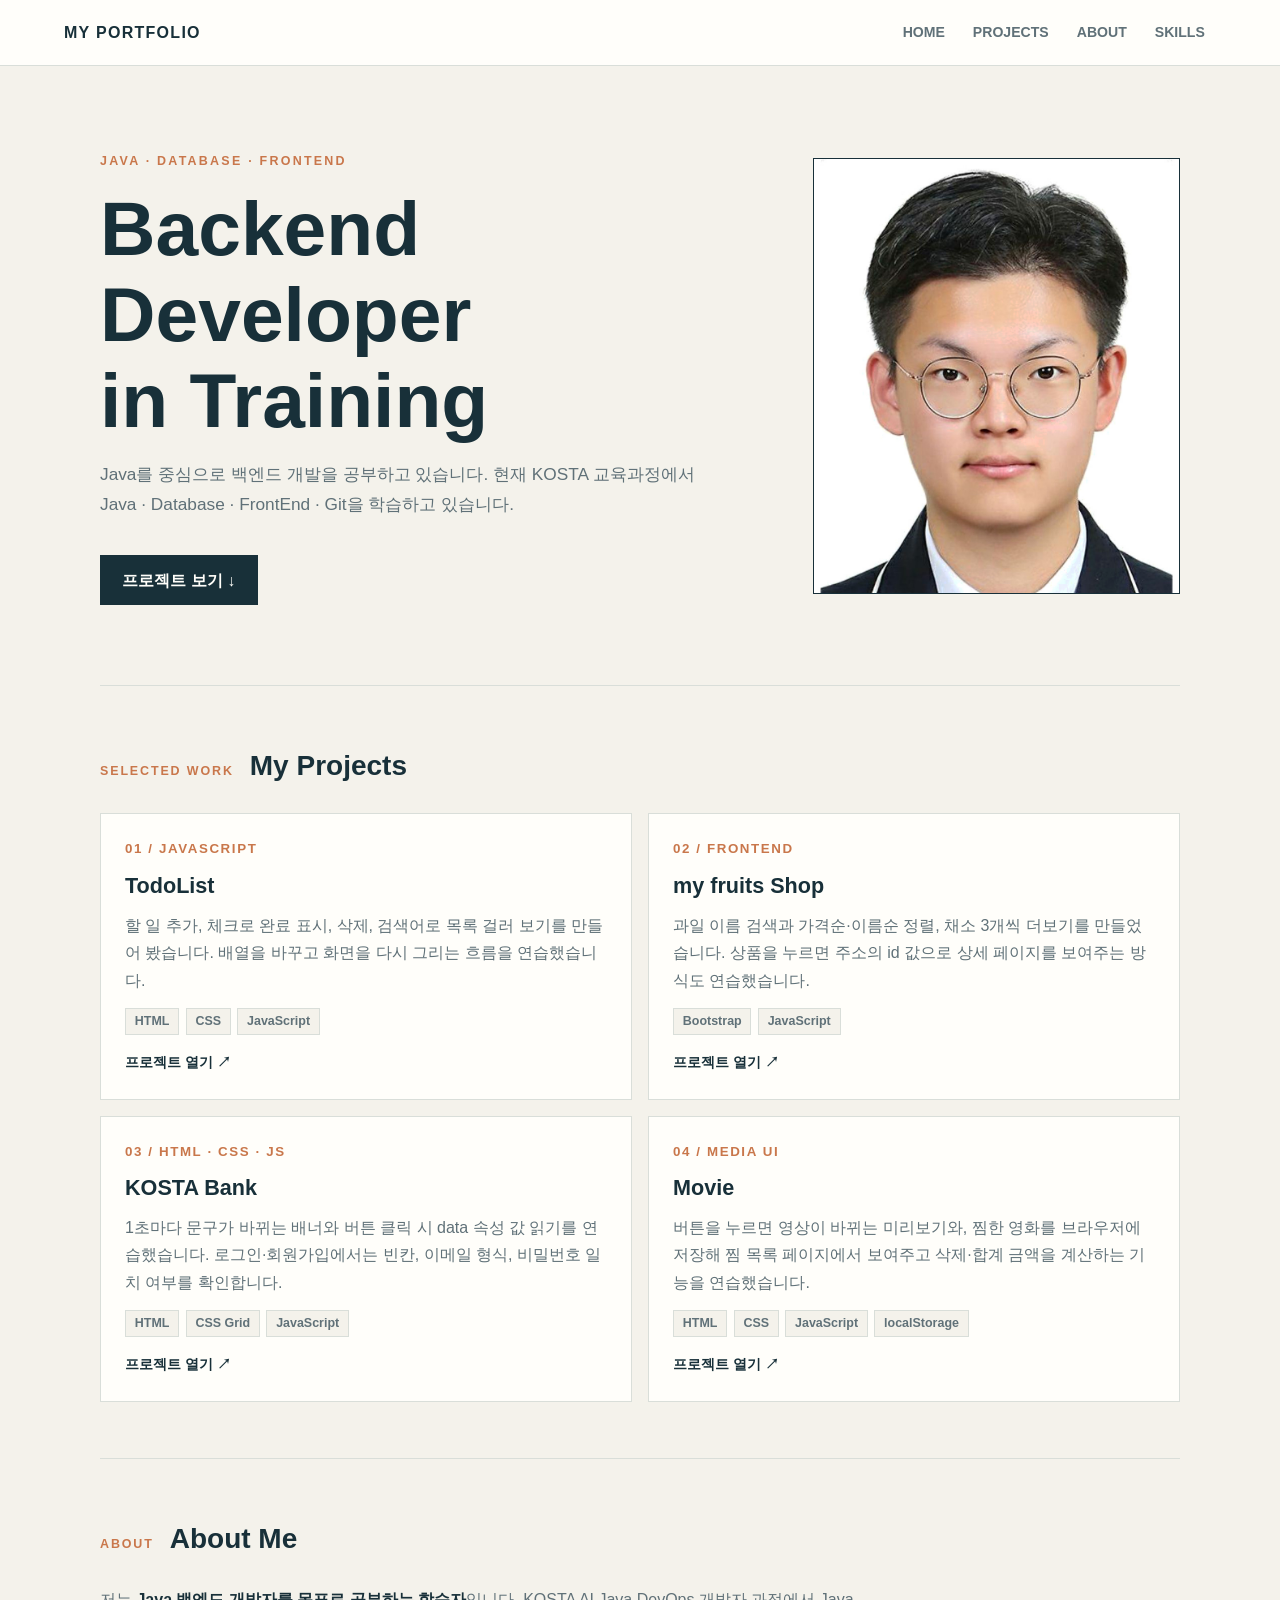
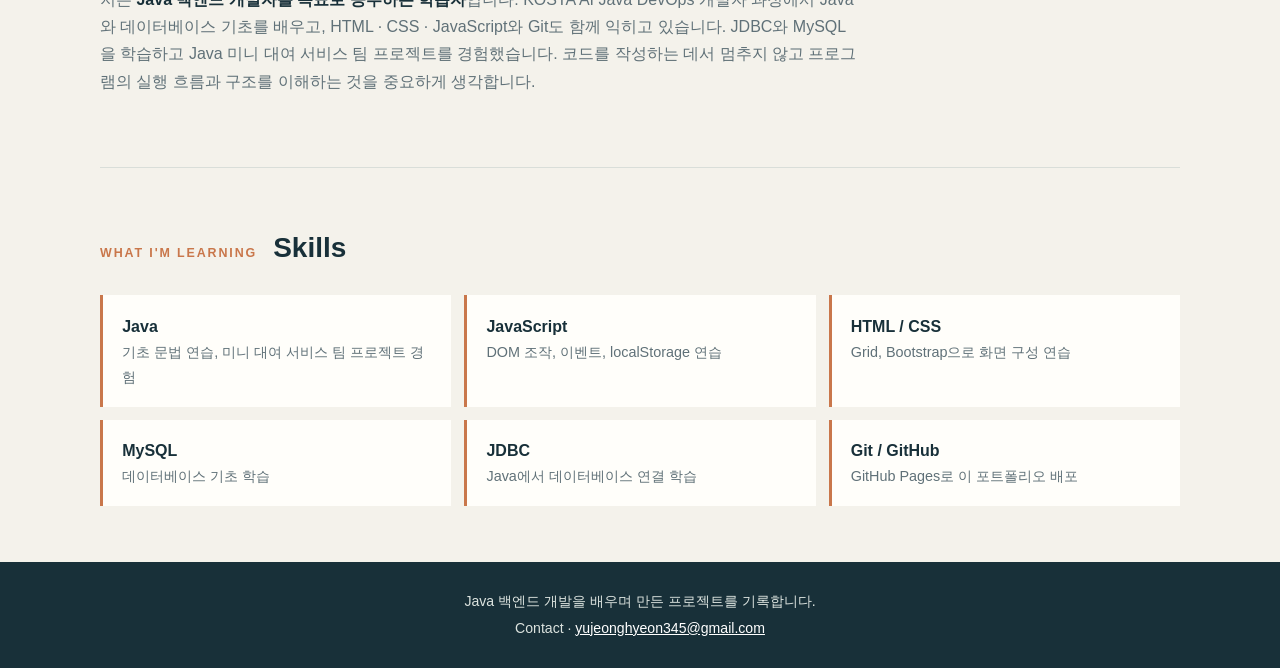
<file: index.html>
<!DOCTYPE html>
<html lang="ko">
<head>
  <meta charset="UTF-8">
  <meta name="viewport" content="width=device-width, initial-scale=1.0">
  <meta name="description" content="Java 백엔드 개발자를 목표로 공부하고 있는 학습자의 소개와 프로젝트입니다.">
  <title>포트폴리오 | Java Backend Developer in Training</title>
  <style>
    :root {
      --ink: #183039;
      --muted: #607178;
      --paper: #f4f2eb;
      --white: #fffefa;
      --accent: #c9774b;
      --line: #d9ded9;
    }

    * { box-sizing: border-box; }
    html { scroll-behavior: smooth; }
    body {
      margin: 0;
      color: var(--ink);
      background: var(--paper);
      font-family: "Malgun Gothic", "Apple SD Gothic Neo", sans-serif;
      line-height: 1.7;
    }
    a { color: inherit; }
    .topbar {
      position: sticky;
      top: 0;
      z-index: 10;
      display: flex;
      justify-content: space-between;
      align-items: center;
      gap: 1rem;
      padding: .85rem max(5vw, 1.25rem);
      background: rgba(255, 254, 250, .96);
      border-bottom: 1px solid var(--line);
    }
    .brand { font-weight: 800; letter-spacing: .08em; text-decoration: none; }
    .nav-links { display: flex; flex-wrap: wrap; gap: .35rem; }
    .nav-links a {
      padding: .45rem .7rem;
      color: var(--muted);
      font-size: .88rem;
      font-weight: 700;
      text-decoration: none;
    }
    .nav-links a:hover, .nav-links a:focus { color: var(--accent); }
    main { width: min(1080px, 90%); margin: 0 auto; }
    .hero {
      display: grid;
      grid-template-columns: 1.3fr .7fr;
      align-items: center;
      gap: 2rem;
      min-height: 430px;
      padding: 5rem 0;
      scroll-margin-top: 76px;
    }
    .eyebrow { color: var(--accent); font-size: .78rem; font-weight: 800; letter-spacing: .18em; }
    h1 { max-width: 700px; margin: .7rem 0 1rem; font-size: clamp(2.5rem, 6vw, 5rem); line-height: 1.12; }
    .hero p { max-width: 620px; color: var(--muted); font-size: 1.08rem; }
    .hero-mark {
      overflow: hidden;
      background: #fff;
      border: 1px solid var(--ink);
    }
    .hero-mark img { display: block; width: 100%; height: auto; aspect-ratio: 900 / 1070; object-fit: cover; }
    .section { padding: 3.5rem 0; border-top: 1px solid var(--line); scroll-margin-top: 76px; }
    .section-heading { display: flex; flex-wrap: wrap; align-items: baseline; gap: .35rem 1rem; margin-bottom: 1.5rem; }
    .section-heading h2 { margin: 0; font-size: 1.75rem; }
    .section-heading span { color: var(--accent); font-size: .78rem; font-weight: 800; letter-spacing: .15em; }
    .about-copy { max-width: 760px; color: var(--muted); }
    .about-copy strong { color: var(--ink); }
    .skills { display: grid; grid-template-columns: repeat(3, 1fr); gap: .8rem; }
    .skill {
      padding: 1.1rem 1.2rem;
      background: var(--white);
      border-left: 3px solid var(--accent);
    }
    .skill strong, .skill span { display: block; }
    .skill span { color: var(--muted); font-size: .9rem; }
    .projects { display: grid; grid-template-columns: repeat(2, 1fr); gap: 1rem; }
    .project {
      display: flex;
      flex-direction: column;
      min-height: 190px;
      padding: 1.5rem;
      background: var(--white);
      border: 1px solid var(--line);
      text-decoration: none;
      transition: transform .18s ease, border-color .18s ease;
    }
    .project:hover, .project:focus { transform: translateY(-3px); border-color: var(--accent); }
    .project small { color: var(--accent); font-weight: 800; letter-spacing: .12em; }
    .project h3 { margin: .45rem 0; font-size: 1.35rem; }
    .project p { margin: 0; color: var(--muted); }
    .project .open { margin-top: auto; padding-top: 1rem; font-size: .88rem; font-weight: 800; }
    .tags { display: flex; flex-wrap: wrap; gap: .4rem; margin: .9rem 0 0; padding: 0; list-style: none; }
    .tags li { padding: .1rem .55rem; color: var(--muted); background: var(--paper); border: 1px solid var(--line); font-size: .78rem; font-weight: 700; }
    .btn {
      display: inline-block;
      margin-top: 1.2rem;
      padding: .7rem 1.4rem;
      color: var(--white);
      background: var(--ink);
      font-weight: 800;
      text-decoration: none;
      transition: background .18s ease;
    }
    .btn:hover, .btn:focus { background: var(--accent); }
    footer p { margin: .2rem 0; }
    footer a { color: #fff; }
    footer { padding: 1.5rem 5%; color: #dce3df; background: var(--ink); text-align: center; font-size: .88rem; }
    @media (max-width: 680px) {
      .topbar { align-items: flex-start; flex-direction: column; gap: .35rem; }
      .nav-links { gap: .15rem; }
      .nav-links a { padding: .35rem .5rem; }
      .hero { grid-template-columns: 1fr; min-height: auto; padding: 3.5rem 0; }
      .hero, .section { scroll-margin-top: 130px; }
      .skills { grid-template-columns: repeat(2, 1fr); }
      .projects { grid-template-columns: 1fr; }
    }
    @media (max-width: 390px) { .skills { grid-template-columns: 1fr; } }
    @media (prefers-reduced-motion: reduce) { html { scroll-behavior: auto; } *, *::before, *::after { transition-duration: .01ms !important; } }
  </style>
</head>
<body>
  <header class="topbar">
    <a class="brand" href="#home">MY PORTFOLIO</a>
    <nav class="nav-links" aria-label="주요 메뉴">
      <a href="#home">HOME</a>
      <a href="#projects">PROJECTS</a>
      <a href="#about">ABOUT</a>
      <a href="#skills">SKILLS</a>
    </nav>
  </header>

  <main>
    <section class="hero" id="home" aria-labelledby="hero-title">
      <div>
        <span class="eyebrow">JAVA · DATABASE · FRONTEND</span>
        <h1 id="hero-title">Backend Developer<br>in Training</h1>
        <p>Java를 중심으로 백엔드 개발을 공부하고 있습니다. 현재 KOSTA 교육과정에서 Java · Database · FrontEnd · Git을 학습하고 있습니다.</p>
        <a class="btn" href="#projects">프로젝트 보기 ↓</a>
      </div>
      <div class="hero-mark"><img src="./images/profile.jpg" alt="프로필 사진" width="900" height="1070"></div>
    </section>

    <section class="section" id="projects" aria-labelledby="projects-title">
      <div class="section-heading"><span>SELECTED WORK</span><h2 id="projects-title">My Projects</h2></div>
      <div class="projects">
        <a class="project" href="./04.TodoList/todolist.html">
          <small>01 / JAVASCRIPT</small><h3>TodoList</h3>
          <p>할 일 추가, 체크로 완료 표시, 삭제, 검색어로 목록 걸러 보기를 만들어 봤습니다. 배열을 바꾸고 화면을 다시 그리는 흐름을 연습했습니다.</p>
          <ul class="tags"><li>HTML</li><li>CSS</li><li>JavaScript</li></ul>
          <span class="open">프로젝트 열기 ↗</span>
        </a>
        <a class="project" href="./fruits_shop_temp/index.html">
          <small>02 / FRONTEND</small><h3>my fruits Shop</h3>
          <p>과일 이름 검색과 가격순·이름순 정렬, 채소 3개씩 더보기를 만들었습니다. 상품을 누르면 주소의 id 값으로 상세 페이지를 보여주는 방식도 연습했습니다.</p>
          <ul class="tags"><li>Bootstrap</li><li>JavaScript</li></ul>
          <span class="open">프로젝트 열기 ↗</span>
        </a>
        <a class="project" href="./WS_03/index.html">
          <small>03 / HTML · CSS · JS</small><h3>KOSTA Bank</h3>
          <p>1초마다 문구가 바뀌는 배너와 버튼 클릭 시 data 속성 값 읽기를 연습했습니다. 로그인·회원가입에서는 빈칸, 이메일 형식, 비밀번호 일치 여부를 확인합니다.</p>
          <ul class="tags"><li>HTML</li><li>CSS Grid</li><li>JavaScript</li></ul>
          <span class="open">프로젝트 열기 ↗</span>
        </a>
        <a class="project" href="./MovieSample_sol/index.html">
          <small>04 / MEDIA UI</small><h3>Movie</h3>
          <p>버튼을 누르면 영상이 바뀌는 미리보기와, 찜한 영화를 브라우저에 저장해 찜 목록 페이지에서 보여주고 삭제·합계 금액을 계산하는 기능을 연습했습니다.</p>
          <ul class="tags"><li>HTML</li><li>CSS</li><li>JavaScript</li><li>localStorage</li></ul>
          <span class="open">프로젝트 열기 ↗</span>
        </a>
      </div>
    </section>

    <section class="section" id="about" aria-labelledby="about-title">
      <div class="section-heading"><span>ABOUT</span><h2 id="about-title">About Me</h2></div>
      <p class="about-copy">저는 <strong>Java 백엔드 개발자를 목표로 공부하는 학습자</strong>입니다. KOSTA AI Java DevOps 개발자 과정에서 Java와 데이터베이스 기초를 배우고, HTML · CSS · JavaScript와 Git도 함께 익히고 있습니다. JDBC와 MySQL을 학습하고 Java 미니 대여 서비스 팀 프로젝트를 경험했습니다. 코드를 작성하는 데서 멈추지 않고 프로그램의 실행 흐름과 구조를 이해하는 것을 중요하게 생각합니다.</p>
    </section>

    <section class="section" id="skills" aria-labelledby="skills-title">
      <div class="section-heading"><span>WHAT I'M LEARNING</span><h2 id="skills-title">Skills</h2></div>
      <div class="skills">
        <div class="skill"><strong>Java</strong><span>기초 문법 연습, 미니 대여 서비스 팀 프로젝트 경험</span></div>
        <div class="skill"><strong>JavaScript</strong><span>DOM 조작, 이벤트, localStorage 연습</span></div>
        <div class="skill"><strong>HTML / CSS</strong><span>Grid, Bootstrap으로 화면 구성 연습</span></div>
        <div class="skill"><strong>MySQL</strong><span>데이터베이스 기초 학습</span></div>
        <div class="skill"><strong>JDBC</strong><span>Java에서 데이터베이스 연결 학습</span></div>
        <div class="skill"><strong>Git / GitHub</strong><span>GitHub Pages로 이 포트폴리오 배포</span></div>
      </div>
    </section>
  </main>

  <footer>
    <p>Java 백엔드 개발을 배우며 만든 프로젝트를 기록합니다.</p>
    <p>Contact · <a href="mailto:yujeonghyeon345@gmail.com">yujeonghyeon345@gmail.com</a></p>
  </footer>
</body>
</html>
</file>
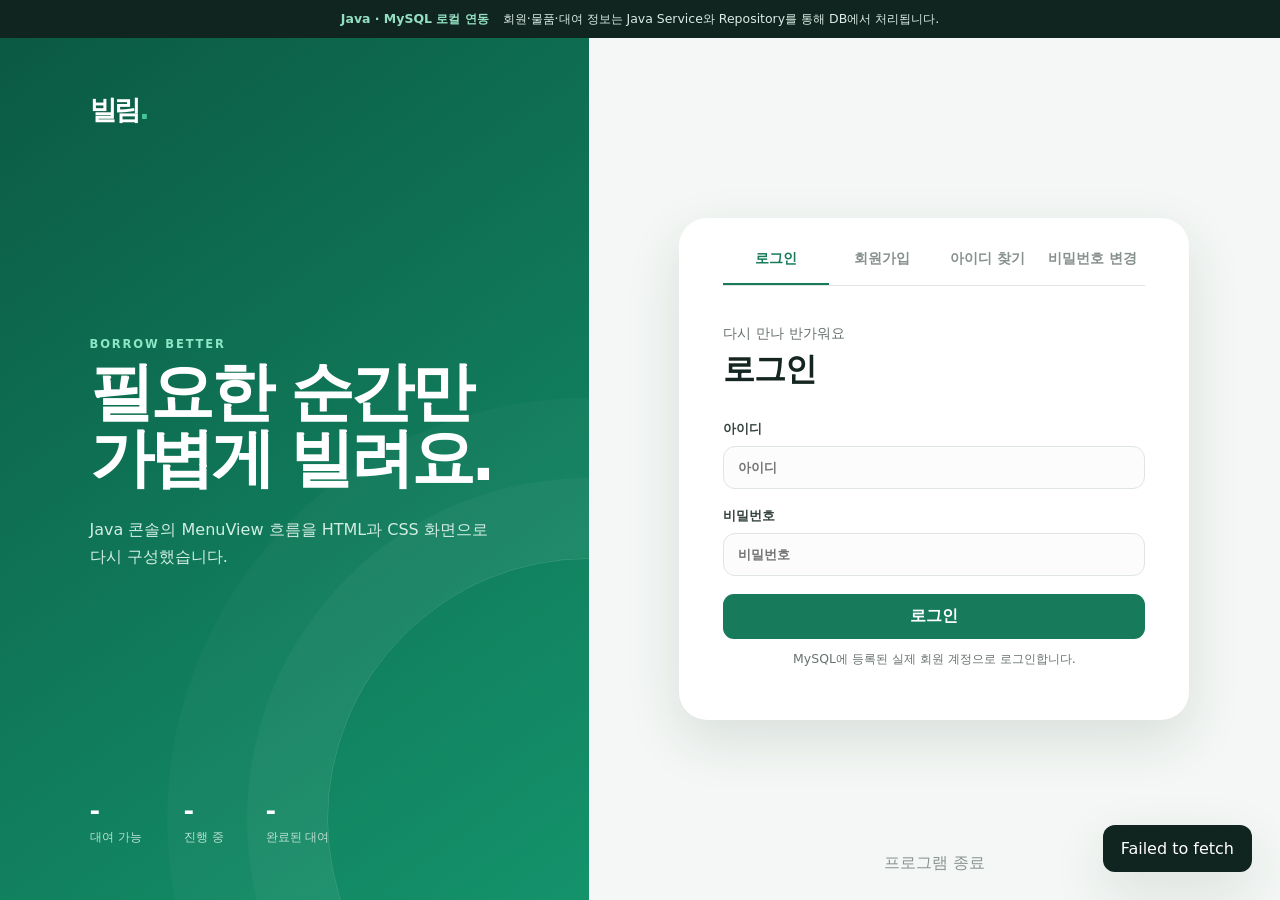
<file: billim/index.html>
<!doctype html>
<html lang="ko">
<head>
  <meta http-equiv="Content-Security-Policy" content="default-src &#39;self&#39;; script-src &#39;self&#39;; style-src &#39;self&#39;; img-src &#39;self&#39; data: blob: https://billim-rental.onrender.com; connect-src &#39;self&#39; https://billim-rental.onrender.com; object-src &#39;none&#39;; base-uri &#39;self&#39;; form-action &#39;self&#39;">

  <meta charset="UTF-8">
  <meta name="viewport" content="width=device-width, initial-scale=1.0">
  <meta name="description" content="Java MenuView 흐름을 웹으로 옮긴 학습용 대여 시스템 데모">
  <title>빌림 — 대여 시스템 웹 데모</title>
  <!-- 앱 아이콘·설치 정보 (바탕화면 앱 창, 휴대폰 홈 화면 추가) -->
  <link rel="icon" type="image/png" sizes="32x32" href="/billim/icons/favicon-32.png">
  <link rel="icon" type="image/png" sizes="16x16" href="/billim/icons/favicon-16.png">
  <link rel="apple-touch-icon" href="/billim/icons/apple-touch-icon.png">
  <link rel="manifest" href="/billim/manifest.webmanifest">
  <meta name="theme-color" content="#0e5b43">
  <meta name="apple-mobile-web-app-title" content="빌림">
  <meta name="mobile-web-app-capable" content="yes">
  <script type="module" crossorigin src="/billim/assets/index-DasePNpm.js"></script>
  <link rel="stylesheet" crossorigin href="/billim/assets/index-B3wFqCv7.css">
</head>
<body>
  <div id="root"></div>
</body>
</html>
</file>
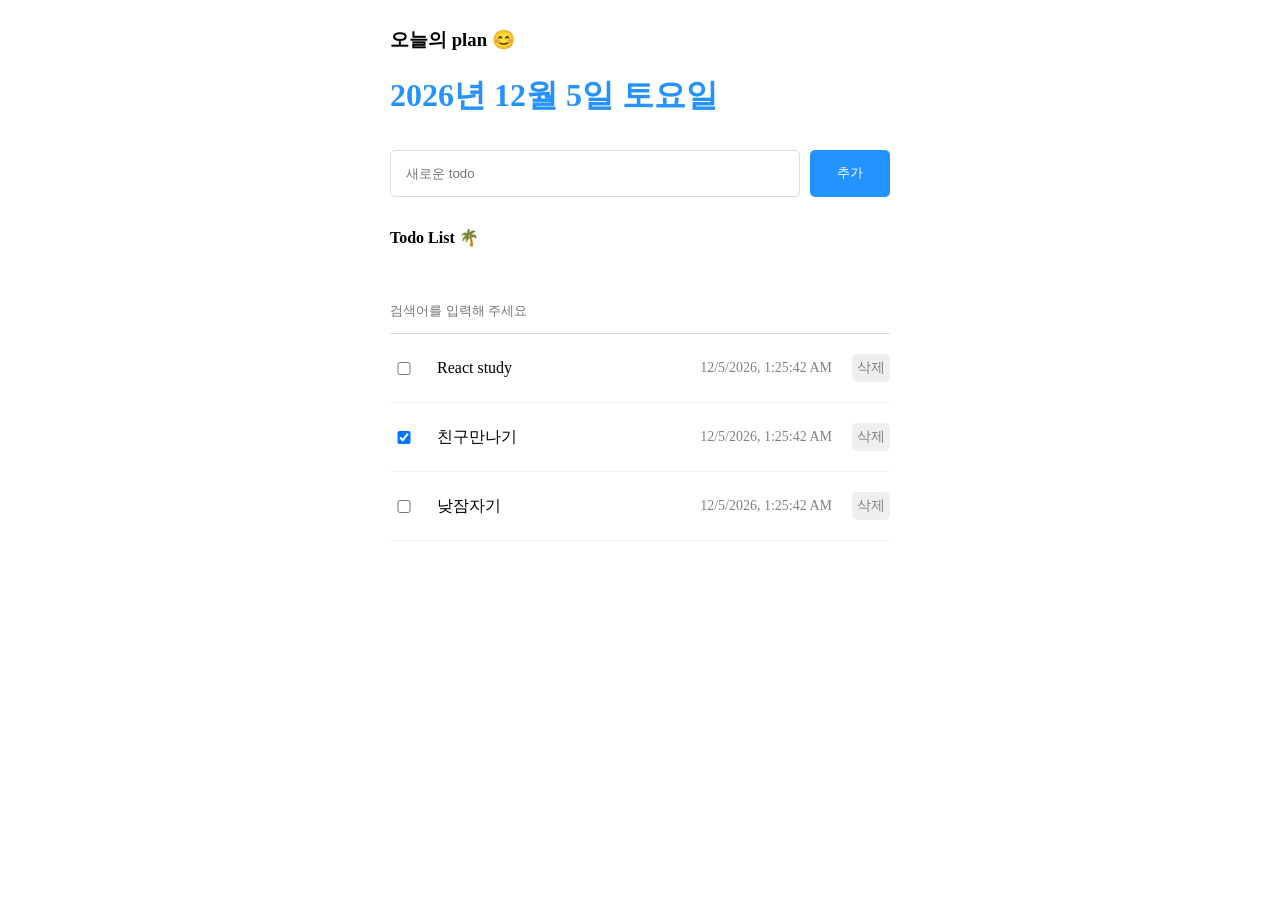
<file: 04.TodoList/todolist.html>
<!DOCTYPE html>
<html lang="en">
<head>
    <meta charset="UTF-8">
    <meta name="viewport" content="width=device-width, initial-scale=1.0">
    <title>Document</title>
    <link rel="stylesheet" href="App.css">
    <link rel="stylesheet" href="Header.css">
    <link rel="stylesheet" href="Editor.css">
    <link rel="stylesheet" href="List.css">
    <link rel="stylesheet" href="TodoItem.css">
</head>
<body>
    <div class = "App">
        <div class = "Header">
            <h3>오늘의 plan 😊</h3>
            <h1 id = "date"></h1> 
        </div>
    <form>
        <div class = "Editor">
            <input type = "text" placeholder="새로운 todo">

            <button>추가</button>
        </div>
    </form>
    <div class = "List">
        <h4>Todo List 🌴</h4>
        <input type = "text" id = "keyword" placeholder="검색어를 입력해 주세요">
        <div class = "todos_wrapper">
            <div class = "TodoItem">
                <input type = "checkbox">
                <div class = "content"></div>
                <div class = "date"></div>
                <button onclick="">삭제</button>
            </div>
            <div class = "TodoItem">
                <input type = "checkbox">
                <div class = "content"></div>
                <div class = "date"></div>
                <button onclick="">삭제</button>
            </div>
            <div class = "TodoItem">
                <input type = "checkbox">
                <div class = "content"></div>
                <div class = "date"></div>
                <button onclick="">삭제</button>
            </div>

        </div>
    </div>


        
    </div>
    <script src="todolist.js"></script>
</body>
</html>
</file>
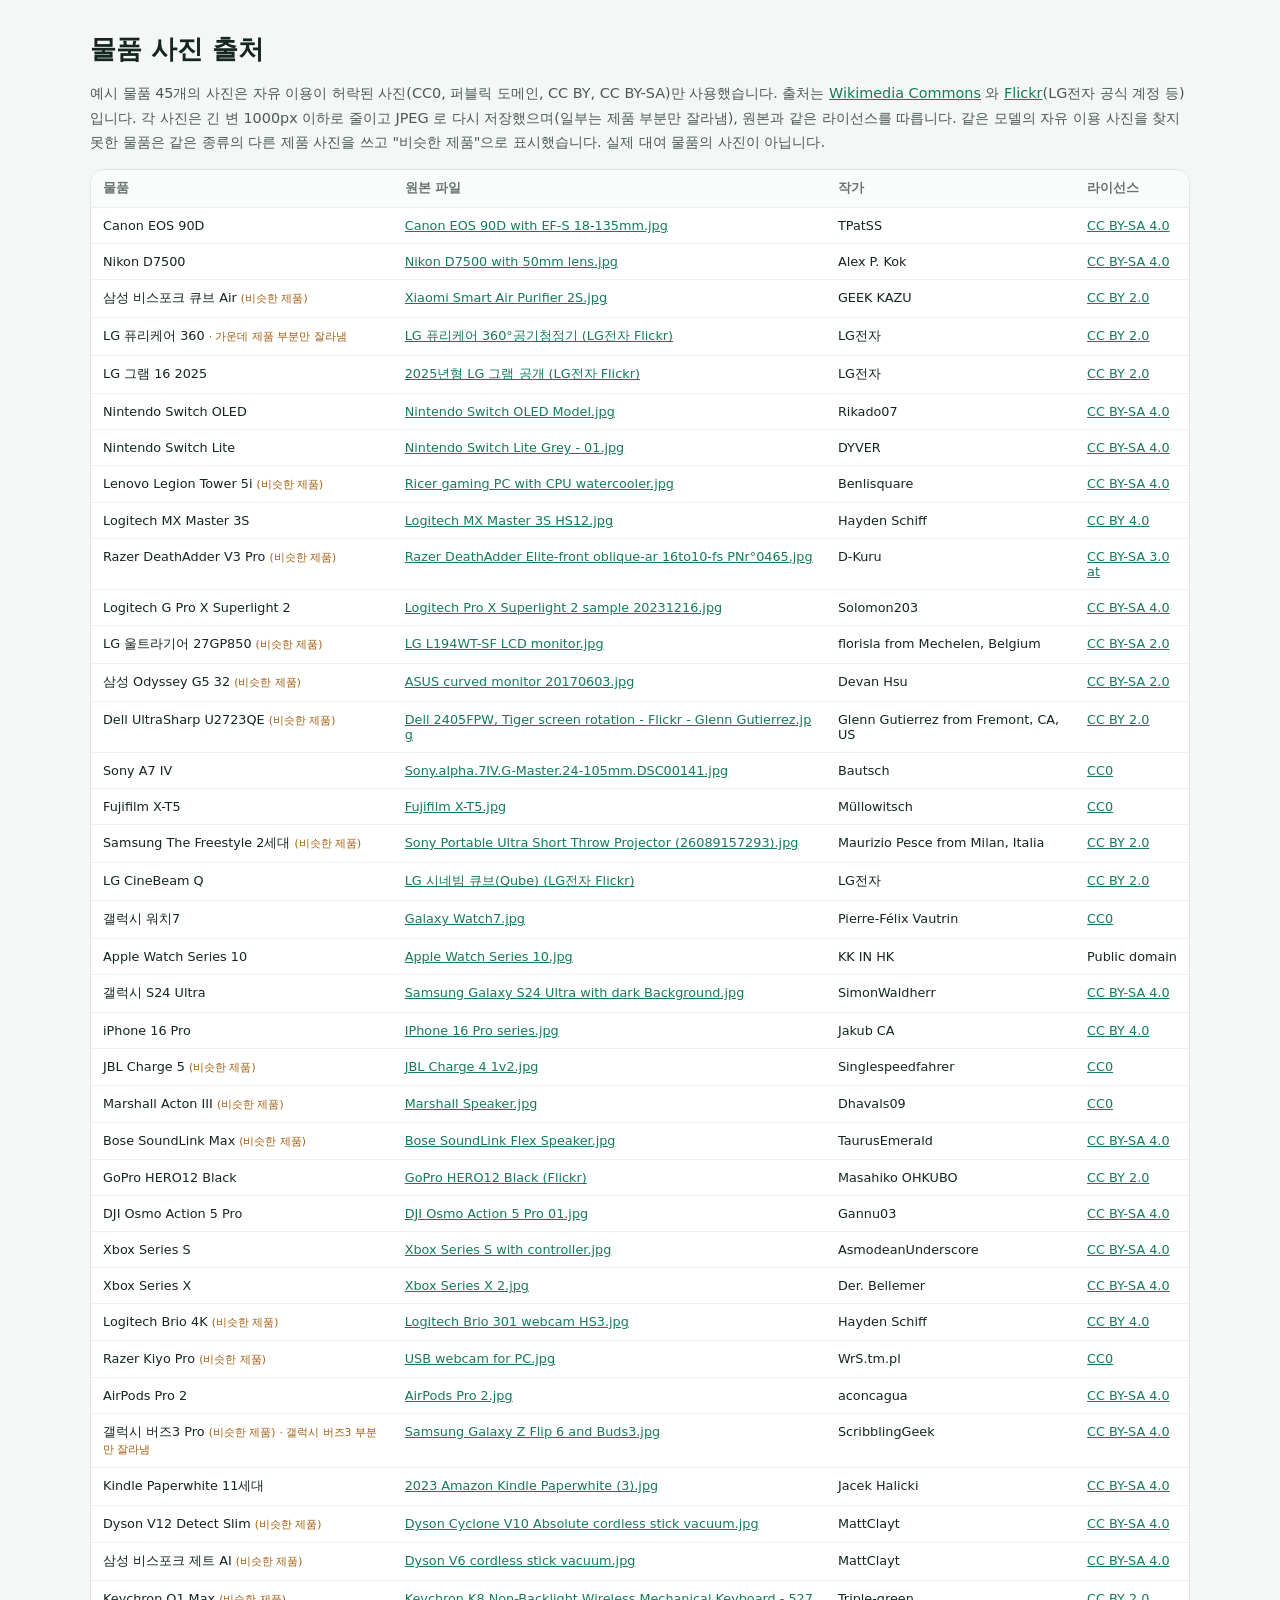
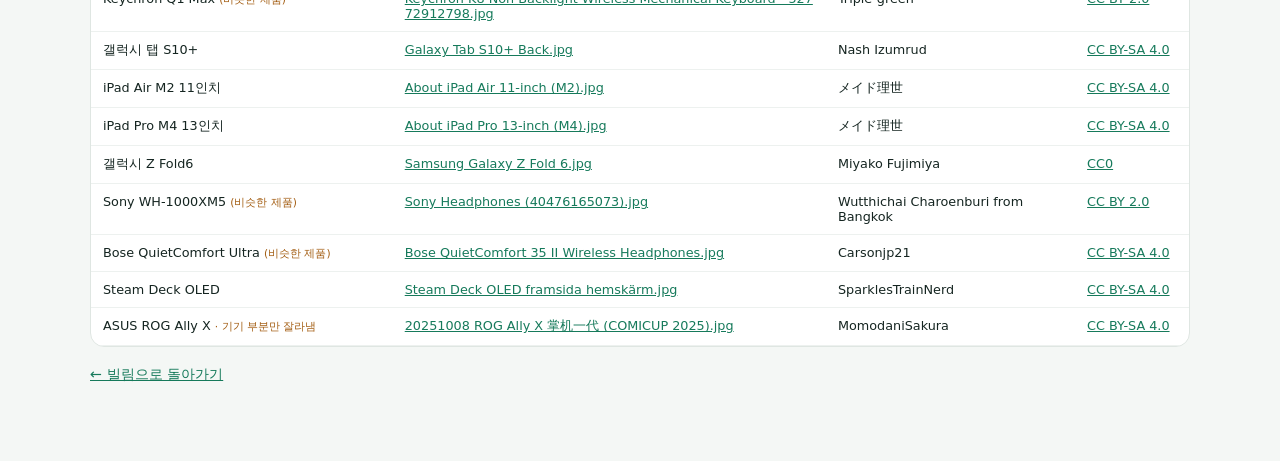
<file: billim/image-credits.html>
<!doctype html>
<html lang="ko">
<head>
<meta charset="utf-8">
<meta name="viewport" content="width=device-width, initial-scale=1">
<meta http-equiv="Content-Security-Policy" content="default-src 'none'; style-src 'self'; base-uri 'none'; form-action 'none'">
<title>빌림 — 물품 사진 출처</title>
<link rel="stylesheet" href="credits.css">
</head>
<body>
<main>
<h1>물품 사진 출처</h1>
<p>예시 물품 45개의 사진은 자유 이용이 허락된 사진(CC0, 퍼블릭 도메인, CC BY, CC BY-SA)만 사용했습니다. 출처는 <a href="https://commons.wikimedia.org/" rel="noopener noreferrer">Wikimedia Commons</a> 와 <a href="https://www.flickr.com/" rel="noopener noreferrer">Flickr</a>(LG전자 공식 계정 등)입니다.
각 사진은 긴 변 1000px 이하로 줄이고 JPEG 로 다시 저장했으며(일부는 제품 부분만 잘라냄), 원본과 같은 라이선스를 따릅니다.
같은 모델의 자유 이용 사진을 찾지 못한 물품은 같은 종류의 다른 제품 사진을 쓰고 "비슷한 제품"으로 표시했습니다. 실제 대여 물품의 사진이 아닙니다.</p>
<div class="table"><table>
<thead><tr><th>물품</th><th>원본 파일</th><th>작가</th><th>라이선스</th></tr></thead>
<tbody>
<tr><td>Canon EOS 90D</td><td><a href="https://commons.wikimedia.org/wiki/File:Canon_EOS_90D_with_EF-S_18-135mm.jpg" rel="noopener noreferrer">Canon EOS 90D with EF-S 18-135mm.jpg</a></td><td>TPatSS</td><td><a href="https://creativecommons.org/licenses/by-sa/4.0" rel="noopener noreferrer">CC BY-SA 4.0</a></td></tr>
<tr><td>Nikon D7500</td><td><a href="https://commons.wikimedia.org/wiki/File:Nikon_D7500_with_50mm_lens.jpg" rel="noopener noreferrer">Nikon D7500 with 50mm lens.jpg</a></td><td>Alex P. Kok</td><td><a href="https://creativecommons.org/licenses/by-sa/4.0" rel="noopener noreferrer">CC BY-SA 4.0</a></td></tr>
<tr><td>삼성 비스포크 큐브 Air <small>(비슷한 제품)</small></td><td><a href="https://commons.wikimedia.org/wiki/File:Xiaomi_Smart_Air_Purifier_2S.jpg" rel="noopener noreferrer">Xiaomi Smart Air Purifier 2S.jpg</a></td><td>GEEK KAZU</td><td><a href="https://creativecommons.org/licenses/by/2.0" rel="noopener noreferrer">CC BY 2.0</a></td></tr>
<tr><td>LG 퓨리케어 360 <small>· 가운데 제품 부분만 잘라냄</small></td><td><a href="https://www.flickr.com/photos/lge/49576351873/" rel="noopener noreferrer">LG 퓨리케어 360°공기청정기 (LG전자 Flickr)</a></td><td>LG전자</td><td><a href="https://creativecommons.org/licenses/by/2.0/" rel="noopener noreferrer">CC BY 2.0</a></td></tr>
<tr><td>LG 그램 16 2025</td><td><a href="https://www.flickr.com/photos/lge/54241634679/" rel="noopener noreferrer">2025년형 LG 그램 공개 (LG전자 Flickr)</a></td><td>LG전자</td><td><a href="https://creativecommons.org/licenses/by/2.0/" rel="noopener noreferrer">CC BY 2.0</a></td></tr>
<tr><td>Nintendo Switch OLED</td><td><a href="https://commons.wikimedia.org/wiki/File:Nintendo_Switch_OLED_Model.jpg" rel="noopener noreferrer">Nintendo Switch OLED Model.jpg</a></td><td>Rikado07</td><td><a href="https://creativecommons.org/licenses/by-sa/4.0" rel="noopener noreferrer">CC BY-SA 4.0</a></td></tr>
<tr><td>Nintendo Switch Lite</td><td><a href="https://commons.wikimedia.org/wiki/File:Nintendo_Switch_Lite_Grey_-_01.jpg" rel="noopener noreferrer">Nintendo Switch Lite Grey - 01.jpg</a></td><td>DYVER</td><td><a href="https://creativecommons.org/licenses/by-sa/4.0" rel="noopener noreferrer">CC BY-SA 4.0</a></td></tr>
<tr><td>Lenovo Legion Tower 5i <small>(비슷한 제품)</small></td><td><a href="https://commons.wikimedia.org/wiki/File:Ricer_gaming_PC_with_CPU_watercooler.jpg" rel="noopener noreferrer">Ricer gaming PC with CPU watercooler.jpg</a></td><td>Benlisquare</td><td><a href="https://creativecommons.org/licenses/by-sa/4.0" rel="noopener noreferrer">CC BY-SA 4.0</a></td></tr>
<tr><td>Logitech MX Master 3S</td><td><a href="https://commons.wikimedia.org/wiki/File:Logitech_MX_Master_3S_HS12.jpg" rel="noopener noreferrer">Logitech MX Master 3S HS12.jpg</a></td><td>Hayden Schiff</td><td><a href="https://creativecommons.org/licenses/by/4.0" rel="noopener noreferrer">CC BY 4.0</a></td></tr>
<tr><td>Razer DeathAdder V3 Pro <small>(비슷한 제품)</small></td><td><a href="https://commons.wikimedia.org/wiki/File:Razer_DeathAdder_Elite-front_oblique-ar_16to10-fs_PNr%C2%B00465.jpg" rel="noopener noreferrer">Razer DeathAdder Elite-front oblique-ar 16to10-fs PNr°0465.jpg</a></td><td>D-Kuru</td><td><a href="https://creativecommons.org/licenses/by-sa/3.0/at/deed.en" rel="noopener noreferrer">CC BY-SA 3.0 at</a></td></tr>
<tr><td>Logitech G Pro X Superlight 2</td><td><a href="https://commons.wikimedia.org/wiki/File:Logitech_Pro_X_Superlight_2_sample_20231216.jpg" rel="noopener noreferrer">Logitech Pro X Superlight 2 sample 20231216.jpg</a></td><td>Solomon203</td><td><a href="https://creativecommons.org/licenses/by-sa/4.0" rel="noopener noreferrer">CC BY-SA 4.0</a></td></tr>
<tr><td>LG 울트라기어 27GP850 <small>(비슷한 제품)</small></td><td><a href="https://commons.wikimedia.org/wiki/File:LG_L194WT-SF_LCD_monitor.jpg" rel="noopener noreferrer">LG L194WT-SF LCD monitor.jpg</a></td><td>florisla from Mechelen, Belgium</td><td><a href="https://creativecommons.org/licenses/by-sa/2.0" rel="noopener noreferrer">CC BY-SA 2.0</a></td></tr>
<tr><td>삼성 Odyssey G5 32 <small>(비슷한 제품)</small></td><td><a href="https://commons.wikimedia.org/wiki/File:ASUS_curved_monitor_20170603.jpg" rel="noopener noreferrer">ASUS curved monitor 20170603.jpg</a></td><td>Devan Hsu</td><td><a href="https://creativecommons.org/licenses/by-sa/2.0" rel="noopener noreferrer">CC BY-SA 2.0</a></td></tr>
<tr><td>Dell UltraSharp U2723QE <small>(비슷한 제품)</small></td><td><a href="https://commons.wikimedia.org/wiki/File:Dell_2405FPW,_Tiger_screen_rotation_-_Flickr_-_Glenn_Gutierrez.jpg" rel="noopener noreferrer">Dell 2405FPW, Tiger screen rotation - Flickr - Glenn Gutierrez.jpg</a></td><td>Glenn Gutierrez from Fremont, CA, US</td><td><a href="https://creativecommons.org/licenses/by/2.0" rel="noopener noreferrer">CC BY 2.0</a></td></tr>
<tr><td>Sony A7 IV</td><td><a href="https://commons.wikimedia.org/wiki/File:Sony.alpha.7IV.G-Master.24-105mm.DSC00141.jpg" rel="noopener noreferrer">Sony.alpha.7IV.G-Master.24-105mm.DSC00141.jpg</a></td><td>Bautsch</td><td><a href="http://creativecommons.org/publicdomain/zero/1.0/deed.en" rel="noopener noreferrer">CC0</a></td></tr>
<tr><td>Fujifilm X-T5</td><td><a href="https://commons.wikimedia.org/wiki/File:Fujifilm_X-T5.jpg" rel="noopener noreferrer">Fujifilm X-T5.jpg</a></td><td>Müllowitsch</td><td><a href="http://creativecommons.org/publicdomain/zero/1.0/deed.en" rel="noopener noreferrer">CC0</a></td></tr>
<tr><td>Samsung The Freestyle 2세대 <small>(비슷한 제품)</small></td><td><a href="https://commons.wikimedia.org/wiki/File:Sony_Portable_Ultra_Short_Throw_Projector_(26089157293).jpg" rel="noopener noreferrer">Sony Portable Ultra Short Throw Projector (26089157293).jpg</a></td><td>Maurizio Pesce from Milan, Italia</td><td><a href="https://creativecommons.org/licenses/by/2.0" rel="noopener noreferrer">CC BY 2.0</a></td></tr>
<tr><td>LG CineBeam Q</td><td><a href="https://www.flickr.com/photos/lge/53420290947/" rel="noopener noreferrer">LG 시네빔 큐브(Qube) (LG전자 Flickr)</a></td><td>LG전자</td><td><a href="https://creativecommons.org/licenses/by/2.0/" rel="noopener noreferrer">CC BY 2.0</a></td></tr>
<tr><td>갤럭시 워치7</td><td><a href="https://commons.wikimedia.org/wiki/File:Galaxy_Watch7.jpg" rel="noopener noreferrer">Galaxy Watch7.jpg</a></td><td>Pierre-Félix Vautrin</td><td><a href="http://creativecommons.org/publicdomain/zero/1.0/deed.en" rel="noopener noreferrer">CC0</a></td></tr>
<tr><td>Apple Watch Series 10</td><td><a href="https://commons.wikimedia.org/wiki/File:Apple_Watch_Series_10.jpg" rel="noopener noreferrer">Apple Watch Series 10.jpg</a></td><td>KK IN HK</td><td>Public domain</td></tr>
<tr><td>갤럭시 S24 Ultra</td><td><a href="https://commons.wikimedia.org/wiki/File:Samsung_Galaxy_S24_Ultra_with_dark_Background.jpg" rel="noopener noreferrer">Samsung Galaxy S24 Ultra with dark Background.jpg</a></td><td>SimonWaldherr</td><td><a href="https://creativecommons.org/licenses/by-sa/4.0" rel="noopener noreferrer">CC BY-SA 4.0</a></td></tr>
<tr><td>iPhone 16 Pro</td><td><a href="https://commons.wikimedia.org/wiki/File:IPhone_16_Pro_series.jpg" rel="noopener noreferrer">IPhone 16 Pro series.jpg</a></td><td>Jakub CA</td><td><a href="https://creativecommons.org/licenses/by/4.0" rel="noopener noreferrer">CC BY 4.0</a></td></tr>
<tr><td>JBL Charge 5 <small>(비슷한 제품)</small></td><td><a href="https://commons.wikimedia.org/wiki/File:JBL_Charge_4_1v2.jpg" rel="noopener noreferrer">JBL Charge 4 1v2.jpg</a></td><td>Singlespeedfahrer</td><td><a href="http://creativecommons.org/publicdomain/zero/1.0/deed.en" rel="noopener noreferrer">CC0</a></td></tr>
<tr><td>Marshall Acton III <small>(비슷한 제품)</small></td><td><a href="https://commons.wikimedia.org/wiki/File:Marshall_Speaker.jpg" rel="noopener noreferrer">Marshall Speaker.jpg</a></td><td>Dhavals09</td><td><a href="http://creativecommons.org/publicdomain/zero/1.0/deed.en" rel="noopener noreferrer">CC0</a></td></tr>
<tr><td>Bose SoundLink Max <small>(비슷한 제품)</small></td><td><a href="https://commons.wikimedia.org/wiki/File:Bose_SoundLink_Flex_Speaker.jpg" rel="noopener noreferrer">Bose SoundLink Flex Speaker.jpg</a></td><td>TaurusEmerald</td><td><a href="https://creativecommons.org/licenses/by-sa/4.0" rel="noopener noreferrer">CC BY-SA 4.0</a></td></tr>
<tr><td>GoPro HERO12 Black</td><td><a href="https://www.flickr.com/photos/mah_japan/53449486350/" rel="noopener noreferrer">GoPro HERO12 Black (Flickr)</a></td><td>Masahiko OHKUBO</td><td><a href="https://creativecommons.org/licenses/by/2.0/" rel="noopener noreferrer">CC BY 2.0</a></td></tr>
<tr><td>DJI Osmo Action 5 Pro</td><td><a href="https://commons.wikimedia.org/wiki/File:DJI_Osmo_Action_5_Pro_01.jpg" rel="noopener noreferrer">DJI Osmo Action 5 Pro 01.jpg</a></td><td>Gannu03</td><td><a href="https://creativecommons.org/licenses/by-sa/4.0" rel="noopener noreferrer">CC BY-SA 4.0</a></td></tr>
<tr><td>Xbox Series S</td><td><a href="https://commons.wikimedia.org/wiki/File:Xbox_Series_S_with_controller.jpg" rel="noopener noreferrer">Xbox Series S with controller.jpg</a></td><td>AsmodeanUnderscore</td><td><a href="https://creativecommons.org/licenses/by-sa/4.0" rel="noopener noreferrer">CC BY-SA 4.0</a></td></tr>
<tr><td>Xbox Series X</td><td><a href="https://commons.wikimedia.org/wiki/File:Xbox_Series_X_2.jpg" rel="noopener noreferrer">Xbox Series X 2.jpg</a></td><td>Der. Bellemer</td><td><a href="https://creativecommons.org/licenses/by-sa/4.0" rel="noopener noreferrer">CC BY-SA 4.0</a></td></tr>
<tr><td>Logitech Brio 4K <small>(비슷한 제품)</small></td><td><a href="https://commons.wikimedia.org/wiki/File:Logitech_Brio_301_webcam_HS3.jpg" rel="noopener noreferrer">Logitech Brio 301 webcam HS3.jpg</a></td><td>Hayden Schiff</td><td><a href="https://creativecommons.org/licenses/by/4.0" rel="noopener noreferrer">CC BY 4.0</a></td></tr>
<tr><td>Razer Kiyo Pro <small>(비슷한 제품)</small></td><td><a href="https://commons.wikimedia.org/wiki/File:USB_webcam_for_PC.jpg" rel="noopener noreferrer">USB webcam for PC.jpg</a></td><td>WrS.tm.pl</td><td><a href="http://creativecommons.org/publicdomain/zero/1.0/deed.en" rel="noopener noreferrer">CC0</a></td></tr>
<tr><td>AirPods Pro 2</td><td><a href="https://commons.wikimedia.org/wiki/File:AirPods_Pro_2.jpg" rel="noopener noreferrer">AirPods Pro 2.jpg</a></td><td>aconcagua</td><td><a href="https://creativecommons.org/licenses/by-sa/4.0" rel="noopener noreferrer">CC BY-SA 4.0</a></td></tr>
<tr><td>갤럭시 버즈3 Pro <small>(비슷한 제품)</small> <small>· 갤럭시 버즈3 부분만 잘라냄</small></td><td><a href="https://commons.wikimedia.org/wiki/File:Samsung_Galaxy_Z_Flip_6_and_Buds3.jpg" rel="noopener noreferrer">Samsung Galaxy Z Flip 6 and Buds3.jpg</a></td><td>ScribblingGeek</td><td><a href="https://creativecommons.org/licenses/by-sa/4.0/" rel="noopener noreferrer">CC BY-SA 4.0</a></td></tr>
<tr><td>Kindle Paperwhite 11세대</td><td><a href="https://commons.wikimedia.org/wiki/File:2023_Amazon_Kindle_Paperwhite_(3).jpg" rel="noopener noreferrer">2023 Amazon Kindle Paperwhite (3).jpg</a></td><td>Jacek Halicki</td><td><a href="https://creativecommons.org/licenses/by-sa/4.0" rel="noopener noreferrer">CC BY-SA 4.0</a></td></tr>
<tr><td>Dyson V12 Detect Slim <small>(비슷한 제품)</small></td><td><a href="https://commons.wikimedia.org/wiki/File:Dyson_Cyclone_V10_Absolute_cordless_stick_vacuum.jpg" rel="noopener noreferrer">Dyson Cyclone V10 Absolute cordless stick vacuum.jpg</a></td><td>MattClayt</td><td><a href="https://creativecommons.org/licenses/by-sa/4.0" rel="noopener noreferrer">CC BY-SA 4.0</a></td></tr>
<tr><td>삼성 비스포크 제트 AI <small>(비슷한 제품)</small></td><td><a href="https://commons.wikimedia.org/wiki/File:Dyson_V6_cordless_stick_vacuum.jpg" rel="noopener noreferrer">Dyson V6 cordless stick vacuum.jpg</a></td><td>MattClayt</td><td><a href="https://creativecommons.org/licenses/by-sa/4.0" rel="noopener noreferrer">CC BY-SA 4.0</a></td></tr>
<tr><td>Keychron Q1 Max <small>(비슷한 제품)</small></td><td><a href="https://commons.wikimedia.org/wiki/File:Keychron_K8_Non-Backlight_Wireless_Mechanical_Keyboard_-_52772912798.jpg" rel="noopener noreferrer">Keychron K8 Non-Backlight Wireless Mechanical Keyboard - 52772912798.jpg</a></td><td>Triple-green</td><td><a href="https://creativecommons.org/licenses/by/2.0" rel="noopener noreferrer">CC BY 2.0</a></td></tr>
<tr><td>갤럭시 탭 S10+</td><td><a href="https://commons.wikimedia.org/wiki/File:Galaxy_Tab_S10%2B_Back.jpg" rel="noopener noreferrer">Galaxy Tab S10+ Back.jpg</a></td><td>Nash Izumrud</td><td><a href="https://creativecommons.org/licenses/by-sa/4.0" rel="noopener noreferrer">CC BY-SA 4.0</a></td></tr>
<tr><td>iPad Air M2 11인치</td><td><a href="https://commons.wikimedia.org/wiki/File:About_iPad_Air_11-inch_(M2).jpg" rel="noopener noreferrer">About iPad Air 11-inch (M2).jpg</a></td><td>メイド理世</td><td><a href="https://creativecommons.org/licenses/by-sa/4.0" rel="noopener noreferrer">CC BY-SA 4.0</a></td></tr>
<tr><td>iPad Pro M4 13인치</td><td><a href="https://commons.wikimedia.org/wiki/File:About_iPad_Pro_13-inch_(M4).jpg" rel="noopener noreferrer">About iPad Pro 13-inch (M4).jpg</a></td><td>メイド理世</td><td><a href="https://creativecommons.org/licenses/by-sa/4.0" rel="noopener noreferrer">CC BY-SA 4.0</a></td></tr>
<tr><td>갤럭시 Z Fold6</td><td><a href="https://commons.wikimedia.org/wiki/File:Samsung_Galaxy_Z_Fold_6.jpg" rel="noopener noreferrer">Samsung Galaxy Z Fold 6.jpg</a></td><td>Miyako Fujimiya</td><td><a href="http://creativecommons.org/publicdomain/zero/1.0/deed.en" rel="noopener noreferrer">CC0</a></td></tr>
<tr><td>Sony WH-1000XM5 <small>(비슷한 제품)</small></td><td><a href="https://commons.wikimedia.org/wiki/File:Sony_Headphones_(40476165073).jpg" rel="noopener noreferrer">Sony Headphones (40476165073).jpg</a></td><td>Wutthichai Charoenburi from Bangkok</td><td><a href="https://creativecommons.org/licenses/by/2.0" rel="noopener noreferrer">CC BY 2.0</a></td></tr>
<tr><td>Bose QuietComfort Ultra <small>(비슷한 제품)</small></td><td><a href="https://commons.wikimedia.org/wiki/File:Bose_QuietComfort_35_II_Wireless_Headphones.jpg" rel="noopener noreferrer">Bose QuietComfort 35 II Wireless Headphones.jpg</a></td><td>Carsonjp21</td><td><a href="https://creativecommons.org/licenses/by-sa/4.0" rel="noopener noreferrer">CC BY-SA 4.0</a></td></tr>
<tr><td>Steam Deck OLED</td><td><a href="https://commons.wikimedia.org/wiki/File:Steam_Deck_OLED_framsida_hemsk%C3%A4rm.jpg" rel="noopener noreferrer">Steam Deck OLED framsida hemskärm.jpg</a></td><td>SparklesTrainNerd</td><td><a href="https://creativecommons.org/licenses/by-sa/4.0" rel="noopener noreferrer">CC BY-SA 4.0</a></td></tr>
<tr><td>ASUS ROG Ally X <small>· 기기 부분만 잘라냄</small></td><td><a href="https://commons.wikimedia.org/wiki/File:20251008_ROG_Ally_X_%E6%8E%8C%E6%9C%BA%E4%B8%80%E4%BB%A3%EF%BC%88COMICUP_2025_SP%E6%BC%AB%E5%B1%95%E7%9A%84_WD_BLACK%E5%B1%95%E5%8F%B0%E4%B8%8A%E7%9A%84%EF%BC%89.jpg" rel="noopener noreferrer">20251008 ROG Ally X 掌机一代 (COMICUP 2025).jpg</a></td><td>MomodaniSakura</td><td><a href="https://creativecommons.org/licenses/by-sa/4.0/" rel="noopener noreferrer">CC BY-SA 4.0</a></td></tr>
</tbody>
</table></div>
<p><a href="./">← 빌림으로 돌아가기</a></p>
</main>
</body>
</html>
</file>
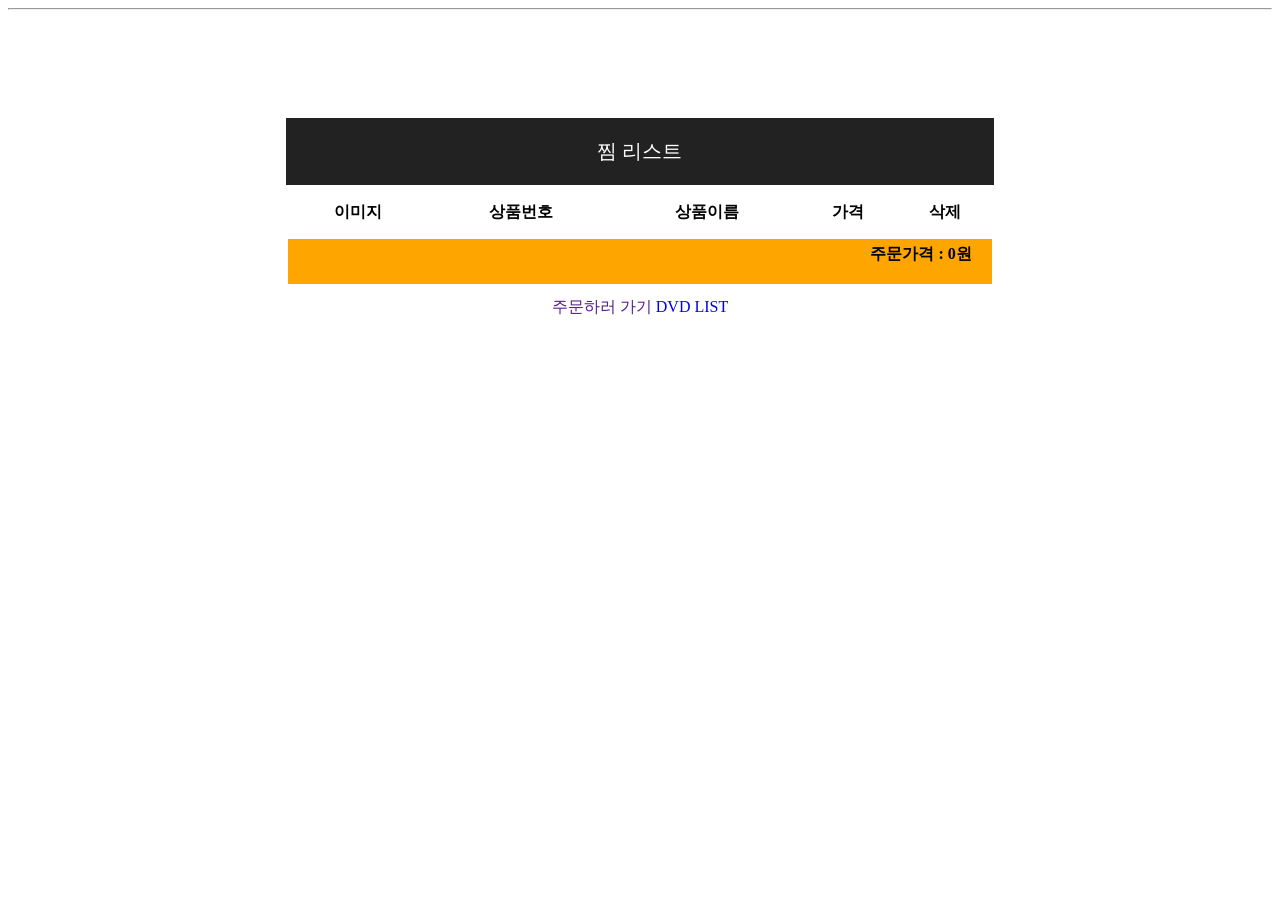
<file: MovieSample_sol/cartList.html>
<!DOCTYPE html>
<html>
<head>
<meta charset="utf-8">
<title>Insert title here</title>
<link  rel="stylesheet" type="text/css" href="css/basic.css"  />
<style type="text/css">
.poster {
	width : 150px;
	height : 150px;
	
}

a{text-decoration: none}
</style>

</head>
<body>

<hr>
		<article class="main">
		<section>
			<table width="80%"  align="center"  >
			<caption class="caption">찜 리스트</caption>
			<thead>
				<tr><th>이미지</th><th>상품번호</th><th>상품이름</th><th>가격</th><th>삭제</th></tr>
			</thead>
			<tbody id="content">
			   <!-- 찜목록 출력 -->
			    
			</tbody>
			</table>
		</section>
		<section  class="toalprice" id="price">
			<!-- 가격 -->
		</section>
		<section class="link">
			<table   align="center">
			<tr><td align="center">
				<a href="">주문하러 가기</a> 
				<a href="index.html">DVD LIST</a> 
			</td></tr>
			</table>
		</section>
		</article>
		
		
		<script type="text/javascript">
		
				//localStorage정보 읽어오기
				const refreshPage = function (){
					let str="";
					let totalPrice=0;
		  
					for(let i =0; i < localStorage.length ; i++){
						let key = localStorage.key(i);  //1001
						let value = localStorage.getItem(key);//쿵푸팬더,img/movie_image2.jpg,3000
					   
						//value의 값을 , 기준으로 분리 
						let arr = value.split(",");
						
						str+=`<tr>`;
						str+=`<td><img src="${arr[1]}" class='poster'></td>`;
						str+=`<td>${key}</td>`;
						str+=`<td>${arr[0]}</td>`;
						str+=`<td>${parseInt(arr[2]).toLocaleString()}원</td>`;
						// str+=`<td><button type='button'  name="delItem" id="${key}" onclick="cartDel(${key})">삭제</button></td>`;
						 str+=`<td><button type='button'  id='${key}' name='delItem'>삭제</button></td>`;
						str+=`</tr>`;
						
						//가격 누적
						totalPrice += parseInt(arr[2]);
					
					}//for문끝
					
					//alert(str)
					//테이블에 추가
					document.querySelector("#content").innerHTML=str;
					
					//가격추가
					document.querySelector("#price").innerHTML="<b>주문가격 : " + totalPrice.toLocaleString() + "원</b>";
				   
				}//함수끝
				
				
				/*const cartDel = (delKey)=>{
					if( confirm("정말 삭제하실래요?") ){
					  localStorage.removeItem( delKey );
					   refreshPage();
				  }
				};*///삭제끝

				//동적으로 생성된 삭제버튼에  이벤트 적용
				document.body.addEventListener('click', function(event) {
					if (event.target.matches('[name=delItem]')) {
						let key = event.target.getAttribute("id"); // 
					    if( confirm("정말 삭제하실래요?") ){
							localStorage.removeItem( key );
							refreshPage();
						}
					}
   			 });
				
				
			refreshPage();
		
		  </script>	
</body>
</html>
</file>
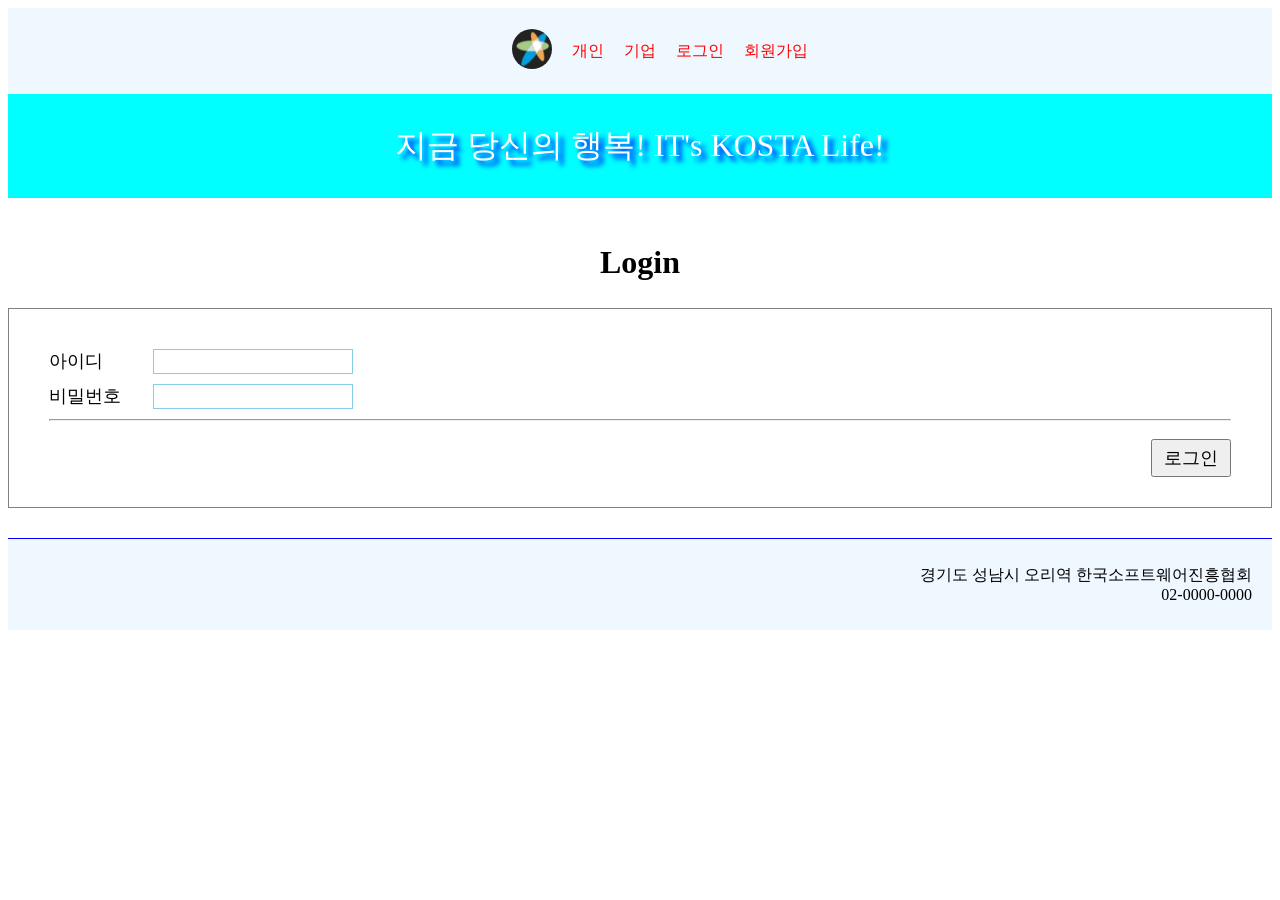
<file: WS_03/login.html>
<!DOCTYPE html>
<html lang="en">
<head>
  <meta charset="UTF-8">
  <title>IT's KOSTA - login</title>
    <link rel="stylesheet" href="css/navbar.css" type="text/css" />
  <link rel="stylesheet" href="css/common.css" type="text/css" />
  <link rel="stylesheet" href="css/footer.css" type="text/css" />
  <style>
     main{
      padding: 20px 0px;/*상하 좌우*/
    }
    main h1{
      text-align: center;
      padding: 5px;
    }

    main form{
       height: 200px;
       border: 1px solid gray;
       padding: 40px;
    }

    main .form-item{
      margin-bottom: 10px;
    }

     main .form-item label{
        display: inline-block;
        width: 100px;
        font-size: 18px;

     }

    main .form-item input{
      font-size: 18px;
      border: 1px skyblue solid;
      width: 200px;
    }

    main form button{
      float:right;
      width: 80px;
      font-size: 18px;
      padding: 5px;
      margin-top: 10px;
    }
  </style>

</head>
<body>
<header>
    <nav>
    <!-- 5개의 메뉴생성 -->
      <ul>
        <li class="logo"><a href="index.html"><img src="images/logo.jpg" alt="로고입니다." ></a></li>
        <li><a href="./personal.html">개인</a></li>
        <li><a href="busines.html">기업</a></li>
        <li><a href="login.html">로그인</a></li>
        <li><a href="register.html">회원가입</a></li>
      </ul> 
    </nav>
  </header>
  
 <div id="banner">지금 당신의 행복! IT's KOSTA Life!</div> 

 <main>
    <h1>Login</h1>
    <form action="index.html" method="get">
      <div class="form-item">
        <label for="id">아이디</label>
        <input type="text" id="id" name="id">
      </div>
      <div class="form-item">
        <label for="password">비밀번호</label>
        <input type="password" id="password" name="password">
      </div>
      <hr>
      <button>로그인</button>
    </form>
</main>

    <!-- footer-->
    <footer>
      <ul>
        <li>경기도 성남시 오리역 한국소프트웨어진흥협회</li>
        <li>02-0000-0000</li>
      </ul>
    </footer>

  </main>

<script type="text/javascript">
  
    document.querySelector("form").addEventListener("submit", function(){
     event.preventDefault(); //전송기능 막음

      let id = document.querySelector("#id") ; //document.getElementById("id")
      let pwd = document.querySelector("#password");//document.getElementById("password")
      
      if(id.value===""){
        alert("아이디를 입력해주세요.");
        id.focus();
        return;//함수를빠져나가라
      }
      
      if(pwd.value===""){
        alert("비밀번호를 입력해주세요.");
        pwd.focus();
        return ; // //함수를빠져나가라
      }
      
      alert("모든정보가 있습니다.");
     
      //모든 정보가 OK이니 이동하자. - 폼 전송
      event.target.submit();//전송 -index.html 이동
   
    });

</script>

</body>
</html>
</file>
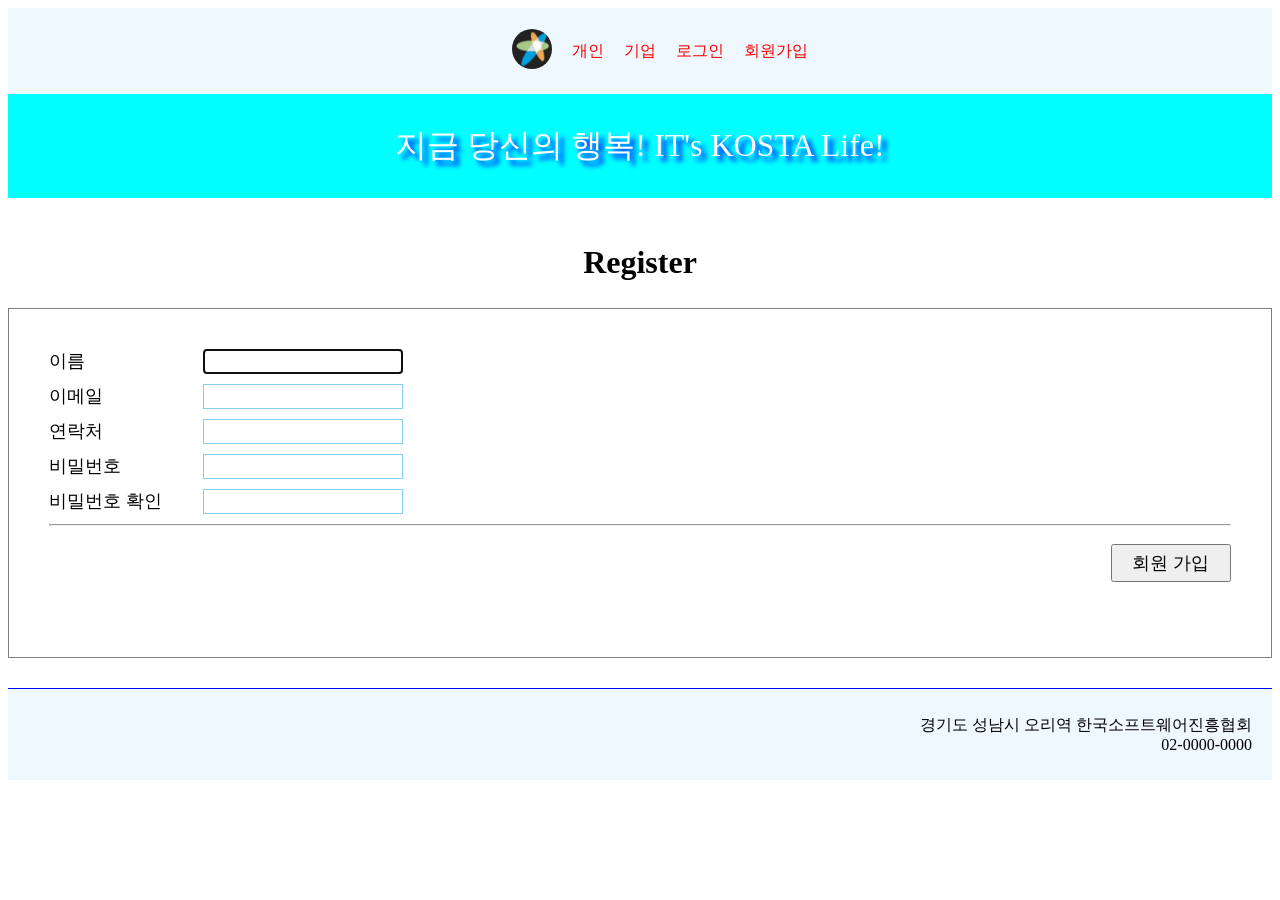
<file: WS_03/register.html>
<!DOCTYPE html>
<html lang="en">
<head>
  <meta charset="UTF-8">
 <link rel="stylesheet" href="css/navbar.css" type="text/css" />
  <link rel="stylesheet" href="css/common.css" type="text/css" />
  <link rel="stylesheet" href="css/footer.css" type="text/css" />
  <title>IT's KOSTA - register</title>
  <style>
  main{
      padding: 20px 0px;/*상하 좌우*/
    }
    main h1{
      text-align: center;
      padding: 5px;
    }

    main form{
       height: 350px;
       border: 1px solid gray;
       padding: 40px;
    }

    main .form-item{
      margin-bottom: 10px;
    }

     main .form-item label{
        display: inline-block;
        width: 150px;
        font-size: 18px;

     }

    main .form-item input{
      font-size: 18px;
      border: 1px skyblue solid;
      width: 200px;
    }

    main form button{
      float:right;
      width: 120px;
      font-size: 18px;
      padding: 5px;
      margin-top: 10px;
    }
  </style>
</head>
<body>
<header>
    <nav>
    <!-- 5개의 메뉴생성 -->
      <ul>
        <li class="logo"><a href="index.html"><img src="images/logo.jpg" alt="로고입니다." ></a></li>
        <li><a href="./personal.html">개인</a></li>
        <li><a href="busines.html">기업</a></li>
        <li><a href="login.html">로그인</a></li>
        <li><a href="register.html">회원가입</a></li>
      </ul> 
    </nav>
  </header>
  
 <div id="banner">지금 당신의 행복! IT's KOSTA Life!</div> 

  <main>
  <h1>Register</h1>
  <form action="index.html" method="get" novalidate="novalidate">
   <div class="form-item">
    <label for="name">이름</label>
    <input type="text" id="name" name="name" required="required" autofocus>
   </div>
   
   <div class="form-item">
    <label for="email">이메일</label>
    <input type="email" id="email" name="email" required >
   </div>

    <div class="form-item">
      <label for="phone">연락처</label>
      <input type="text" id="phone" name="phone">
    </div>

    <div class="form-item">
    <label for="password">비밀번호</label>
    <input type="password" id="password" name="password">
    </div>

    <div class="form-item">
    <label for="password2">비밀번호 확인</label>
    <input type="password" id="password2" name="password2">
  
   </div>

    <hr>
    <button id="btnRegister" type="button">회원 가입</button>
  </form>
  </main>

   <footer>
      <ul>
        <li>경기도 성남시 오리역 한국소프트웨어진흥협회</li>
        <li>02-0000-0000</li>
      </ul>
  </footer>


	<script type="text/javascript">
		
			//가입 버튼 클릭
			document.querySelector("#btnRegister").addEventListener("click", function(){
	  
			let state=true; // forEach를 빠져나가기위한 상태변수 
			
			// validateCheck ( document.querySelector("#email") )
			// validateCheck ( document.querySelector("#id") )
			// validateCheck ( document.querySelector("#name") )
			// validateCheck ( document.querySelector("#password") )
			// validateCheck ( document.querySelector("#email") )
			

			document.querySelectorAll("input").forEach(function(item, index){ //5개 
				//각 item마다 유효성 체크를 하자.
          // if(validateCheck(item)){// item은 input 요소
          //   return ; //함수를 빠져나가라
          // }

				if(state){
					console.log(1);
					if( validateCheck(item)){ //유효성체크에서 실패
						state=false; 
						//return;// 함수를빠져나가라.
					}
				  }
			});
			
			////위의 유효성체크가 성공하면..다음 일을 한다.///////////////////////////////////////////
			if(state){
				let email = document.querySelector("#email");
			   if(email.value.indexOf("@")==-1){
            alert("이메일형식이 아닙니다.")
            email.value="";
            email.focus();
            return;
			   }
			
			   
			   let password = document.querySelector("#password");
			   let password2 = document.querySelector("#password2");

			   if(password.value !== password2.value){
				  alert("비밀번호가 일치하지 않습니다.");
				
				 let pwdEle = document.querySelectorAll("[type='password']"); //[password1 ,password2]
				 pwdEle.forEach(function(item,index){
					  item.value=""; 
				   });
				
				password.focus(); //커서놓기
				return;//함수빠져나가라
			 }
			

			   //document.querySelector("form").submit();//전송(form의 action으로 설정한 곳으로 이동)
			   location.href="index.html";//폼전송안함(오직이동만한다)
			}//if문끝
			
		 }
			
	);
	
	
	//유효성 체크 (input요소를 객체로 전달받아 값 입력 체크 없으면 커서 놓기 )
const validateCheck = function (obj){
		if(obj.value===""){//obj가 이름, 이메일, 연락, 비번....
			alert("값을 입력해주세요.");
			obj.focus();
			return true;//유효성체크 실패
		}else{
			return false;//유효성체크 성공
		}
	}//validateCheck end
</script>
</body>
</html>
</file>
<file: billim/assets/index-B3wFqCv7.css>
:root{--ink:#152521;--muted:#68736f;--paper:#f4f7f5;--white:#fff;--green:#167a5b;--green-dark:#0e5b43;--mint:#dff3ea;--line:#dfe6e2;--orange:#f3a34a;--blue:#e1edff;--shadow:0 20px 55px #16372d1f;color:var(--ink);background:var(--paper);font-family:Inter,Pretendard,Noto Sans KR,system-ui,sans-serif}*{box-sizing:border-box}body{min-width:320px;margin:0}button,input,select,textarea{font:inherit}button{cursor:pointer}.hidden{display:none!important}.demo-banner{color:#dcebe5;background:#10251f;justify-content:center;align-items:center;gap:14px;height:38px;padding:0 16px;font-size:.78rem;display:flex}.demo-banner strong{color:#94dfc3}.auth-shell{grid-template-columns:minmax(360px,46%) 1fr;min-height:calc(100vh - 38px);display:grid}.auth-brand{color:#fff;background:linear-gradient(145deg,#0b5a43,#14936b);flex-direction:column;justify-content:space-between;padding:54px 7vw;display:flex;position:relative;overflow:hidden}.auth-brand:after{content:"";border:1px solid #ffffff24;border-radius:50%;width:520px;height:520px;position:absolute;bottom:-180px;right:-260px;box-shadow:0 0 0 80px #ffffff09,0 0 0 160px #ffffff06}.brand{color:var(--ink);letter-spacing:-.08em;z-index:1;font-size:1.7rem;font-weight:900;text-decoration:none;position:relative}.brand span{color:#45c496}.brand-light{color:#fff}.brand-copy{z-index:1;max-width:520px;position:relative}.eyebrow{letter-spacing:.16em;color:var(--green);margin:0 0 8px;font-size:.72rem;font-weight:800}.auth-brand .eyebrow{color:#8de6c5}.brand-copy h1{letter-spacing:-.055em;margin:0 0 24px;font-size:clamp(2.8rem,5vw,5rem);line-height:1.04}.brand-copy>p:last-child{color:#d2eee3;max-width:430px;line-height:1.7}.brand-stats{z-index:1;gap:42px;display:flex;position:relative}.brand-stats div{flex-direction:column;display:flex}.brand-stats strong{font-size:1.6rem}.brand-stats span{color:#bce1d4;margin-top:4px;font-size:.78rem}.auth-panel{justify-content:center;align-items:center;padding:60px 6vw;display:flex;position:relative}.auth-card{width:min(100%,510px);box-shadow:var(--shadow);background:#fff;border-radius:28px;padding:12px 44px 40px}.auth-tabs{border-bottom:1px solid var(--line);margin-bottom:38px;display:flex}.tab{color:#87918d;background:0 0;border:0;border-bottom:2px solid #0000;flex:1;padding:20px 8px 15px;font-weight:700}.tab.active{color:var(--green);border-color:var(--green)}.auth-form{display:none}.auth-form.active{display:block}.form-heading p{color:var(--muted);margin:0;font-size:.9rem}.form-heading h2{letter-spacing:-.04em;margin:5px 0 28px;font-size:2rem}label{color:#35443f;gap:8px;margin-bottom:18px;font-size:.84rem;font-weight:700;display:grid}input,select,textarea{border:1px solid var(--line);width:100%;color:var(--ink);background:#fbfcfb;border-radius:12px;outline:none;padding:13px 14px}input:focus,select:focus,textarea:focus{border-color:#43a985;box-shadow:0 0 0 3px #167a5b1a}.field-row{grid-template-columns:1fr 1fr;gap:12px;display:grid}.btn{color:var(--ink);background:#fff;border:0;border-radius:11px;padding:12px 18px;font-weight:800}.btn.primary{background:var(--green);color:#fff}.btn.primary:hover{background:var(--green-dark)}.btn.outline{border:1px solid var(--line);background:#fff}.wide{width:100%}.form-note{text-align:center;color:var(--muted);font-size:.78rem}.exit-link{color:#8a9490;background:0 0;border:0;position:absolute;bottom:25px}.app-shell{grid-template-columns:250px 1fr;min-height:calc(100vh - 38px);display:grid}.sidebar{border-right:1px solid var(--line);background:#fff;flex-direction:column;height:calc(100vh - 38px);padding:28px 20px 20px;display:flex;position:sticky;top:0}.sidebar>.brand{padding:4px 14px 30px}.main-nav{gap:7px;display:grid}.nav-item{text-align:left;color:#60706a;background:0 0;border:0;border-radius:14px;align-items:center;gap:12px;padding:12px;display:flex}.nav-item:hover{background:#f2f7f5}.nav-item.active{background:var(--mint);color:var(--green-dark)}.nav-icon{text-align:center;width:28px;font-size:1.2rem}.nav-item span:last-child{gap:2px;display:grid}.nav-item b{font-size:.9rem}.nav-item small{color:#81908a;font-size:.7rem}.sidebar-profile{border-top:1px solid var(--line);align-items:center;gap:10px;margin-top:auto;padding:18px 4px 0;display:flex}.avatar{width:38px;height:38px;color:var(--green-dark);background:#d9efe6;border-radius:50%;place-items:center;font-weight:900;display:grid}.sidebar-profile div:nth-child(2){flex:1;display:grid}.sidebar-profile small{color:var(--muted)}.sidebar-profile button{background:0 0;border:0;font-size:1.2rem}.workspace{width:100%;max-width:1500px;margin:auto;padding:0 38px 60px}.topbar{justify-content:space-between;align-items:center;height:104px;display:flex}.topbar h2{margin:0;font-size:1.3rem}.top-actions{gap:10px;display:flex}.icon-btn{border:1px solid var(--line);background:#fff;border-radius:11px;width:44px;position:relative}.notify-dot{background:#e56b5c;border-radius:50%;width:7px;height:7px;position:absolute;top:9px;right:10px}.page{display:none}.page.active{display:block}.hero-card{color:#fff;background:linear-gradient(130deg,#0c6a4d,#17956d);border-radius:26px;justify-content:space-between;align-items:center;min-height:285px;padding:42px 50px;display:flex;position:relative;overflow:hidden}.hero-card h3{letter-spacing:-.045em;margin:17px 0 12px;font-size:2.35rem;line-height:1.15}.hero-card p{color:#c5eadc}.status-chip{white-space:nowrap;border-radius:999px;padding:6px 10px;font-size:.72rem;font-weight:800;display:inline-flex}.status-chip.light{color:#fff;background:#ffffff26}.light-button{color:var(--green-dark);margin-top:12px}.hero-orbit{width:310px;height:220px;position:relative}.hero-orbit:before{content:"";border:1px dashed #ffffff47;border-radius:50%;position:absolute;inset:15px 45px}.orbit-center{color:var(--green);background:#fff;border-radius:50%;place-items:center;width:64px;height:64px;font-size:1.8rem;display:grid;position:absolute;top:80px;left:125px}.orbit-card{color:var(--ink);background:#fff;border-radius:13px;padding:12px 15px;font-size:.82rem;font-weight:900;position:absolute;box-shadow:0 10px 25px #00000026}.orbit-card small{color:var(--muted);margin-top:3px;font-size:.56rem;display:block}.o1{top:0;left:20px}.o2{top:72px;right:0}.o3{bottom:0;left:8px}.summary-grid{grid-template-columns:repeat(3,1fr);gap:16px;margin:20px 0 46px;display:grid}.summary-grid article{border:1px solid var(--line);background:#fff;border-radius:18px;align-items:center;gap:14px;padding:20px;display:flex}.summary-icon{border-radius:12px;place-items:center;width:42px;height:42px;font-weight:900;display:grid}.summary-icon.blue{background:var(--blue);color:#3972bd}.summary-icon.amber{color:#bd7423;background:#fff0d8}.summary-icon.green{background:var(--mint);color:var(--green)}.summary-grid article div{display:grid}.summary-grid small{color:var(--muted)}.summary-grid strong{font-size:1.5rem}.summary-grid em{color:var(--muted);margin-left:auto;font-size:.72rem;font-style:normal}.section-row{justify-content:space-between;align-items:end;margin:5px 0 22px;display:flex}.section-row h3{letter-spacing:-.04em;margin:0;font-size:1.75rem}.section-row p:last-child{color:var(--muted);margin:7px 0 0}.text-link,.table-action{color:var(--green);background:0 0;border:0;font-weight:800}.item-cards,.catalog-grid{grid-template-columns:repeat(3,1fr);gap:17px;display:grid}.product-card{border:1px solid var(--line);background:#fff;border-radius:18px;transition:all .2s;overflow:hidden}.product-card:hover{transform:translateY(-3px);box-shadow:0 14px 35px #18493a1a}.product-visual{background:linear-gradient(145deg,#edf5f1,#dbeae3);place-items:center;height:145px;font-size:3.4rem;display:grid}.product-info{padding:17px}.product-meta{color:var(--muted);justify-content:space-between;font-size:.72rem;display:flex}.product-info h4{margin:9px 0 6px;font-size:1rem}.product-info p{color:var(--muted);margin:0 0 15px;font-size:.78rem}.product-actions{justify-content:space-between;align-items:center;display:flex}.filter-bar{gap:12px;margin-bottom:18px;display:flex}.filter-bar input{background:#fff;max-width:420px}.filter-bar select{background:#fff;max-width:190px}.segmented{background:#e9efec;border-radius:12px;margin-left:auto;padding:4px;display:flex}.segmented button{color:var(--muted);background:0 0;border:0;border-radius:9px;padding:8px 12px;font-size:.78rem}.segmented button.active{color:var(--ink);background:#fff;box-shadow:0 3px 8px #14322814}.table-wrap{border:1px solid var(--line);background:#fff;border-radius:18px;overflow:auto}table{border-collapse:collapse;width:100%;min-width:760px}th,td{text-align:left;border-bottom:1px solid #edf1ef;padding:18px 20px;font-size:.82rem}th{color:var(--muted);background:#fafcfb;font-size:.72rem}td>b,td>small{display:block}td>small{color:var(--muted);margin-top:5px}.available{color:#167a5b;background:#e2f4ec}.renting{color:#3c61a8;background:#e5edff}.pending{color:#a35d12;background:#fff0d8}.danger{color:#c14c46}.flow-strip{border:1px solid var(--line);background:#fff;border-radius:16px;justify-content:center;align-items:center;gap:12px;margin-bottom:22px;padding:18px;display:flex;overflow:auto}.flow-strip span{color:#82908b;white-space:nowrap;background:#eef2f0;border-radius:9px;padding:8px 11px;font-size:.75rem}.flow-strip span.done{color:var(--green);background:#e5f4ee}.flow-strip span.current{background:var(--green);color:#fff}.flow-strip i{color:#a9b3af;font-style:normal}.history-grid{grid-template-columns:1fr 1fr;gap:18px;display:grid}.panel{border:1px solid var(--line);background:#fff;border-radius:18px;padding:24px}.panel-head{justify-content:space-between;gap:14px;display:flex}.panel-head small{color:var(--muted)}.panel h4{margin:5px 0 20px;font-size:1.15rem}.panel dl{margin:0 0 20px}.panel dl div{border-top:1px solid #edf1ef;justify-content:space-between;padding:12px 0;font-size:.82rem;display:flex}.panel dt{color:var(--muted)}.panel dd{font-weight:700}.button-row{grid-template-columns:1fr 2fr;gap:10px;display:grid}.account-form{max-width:560px}.profile-large{align-items:center;gap:14px;margin-bottom:25px;display:flex}.avatar.large{width:58px;height:58px;font-size:1.25rem}.profile-large h4,.profile-large p{margin:2px 0}.profile-large p{color:var(--muted);font-size:.85rem}dialog{background:0 0;border:0;padding:0}dialog::backdrop{-webkit-backdrop-filter:blur(4px);backdrop-filter:blur(4px);background:#0919148f}.modal-card{width:min(92vw,520px);box-shadow:var(--shadow);background:#fff;border-radius:22px;padding:34px;position:relative}.modal-card h3{margin:0 0 12px;font-size:1.6rem}.modal-desc{color:var(--muted);margin-bottom:22px;font-size:.85rem}.modal-close{background:0 0;border:0;font-size:1.6rem;position:absolute;top:17px;right:20px}.toast{color:#fff;box-shadow:var(--shadow);opacity:0;pointer-events:none;z-index:10;background:#10251f;border-radius:12px;padding:14px 18px;transition:all .25s;position:fixed;bottom:28px;right:28px;transform:translateY(15px)}.toast.show{opacity:1;transform:none}@media (width<=980px){.auth-shell{grid-template-columns:1fr}.auth-brand{min-height:330px;padding:35px 8vw}.brand-stats{display:none}.auth-panel{padding:40px 20px 70px}.app-shell{grid-template-columns:84px 1fr}.sidebar{padding:24px 12px}.sidebar>.brand{font-size:0}.sidebar>.brand:before{content:"빌";font-size:1.35rem}.nav-item{justify-content:center}.nav-item span:last-child,.sidebar-profile div:nth-child(2),.sidebar-profile button{display:none}.sidebar-profile{justify-content:center}.workspace{padding:0 22px 50px}.hero-card{padding:35px}.hero-orbit{display:none}.item-cards,.catalog-grid{grid-template-columns:repeat(2,1fr)}}@media (width<=650px){.demo-banner{text-align:center;gap:1px;height:auto;min-height:44px;padding:7px 12px;display:grid}.auth-shell{min-height:calc(100vh - 44px)}.auth-brand{min-height:275px}.brand-copy h1{font-size:2.5rem}.auth-card{padding:8px 22px 28px}.field-row{grid-template-columns:1fr}.app-shell{display:block}.sidebar{z-index:5;border-top:1px solid var(--line);width:100%;height:70px;padding:7px;display:block;position:fixed;top:auto;bottom:0}.sidebar>.brand,.sidebar-profile{display:none}.main-nav{grid-template-columns:repeat(5,1fr);gap:2px;display:grid}.nav-item{padding:8px 3px}.nav-item span:last-child{display:block}.nav-item b{font-size:.58rem}.nav-item small{display:none}.nav-icon{font-size:1rem}.workspace{padding:0 15px 95px}.topbar{height:85px}.topbar .btn{display:none}.hero-card{min-height:260px;padding:28px}.hero-card h3{font-size:1.9rem}.summary-grid{grid-template-columns:1fr;margin-bottom:34px}.summary-grid article{padding:14px}.item-cards,.catalog-grid,.history-grid{grid-template-columns:1fr}.section-row{align-items:flex-start;gap:12px}.section-row h3{font-size:1.45rem}.filter-bar{display:grid}.segmented{margin-left:0;overflow:auto}.flow-strip{justify-content:flex-start}.product-visual{height:125px}.topbar h2{font-size:1.05rem}.modal-card{padding:28px 22px}}.orbit-center{justify-content:center;align-items:center;line-height:1;display:flex;top:50%;left:50%;transform:translate(-50%,-50%)}.orbit-center span{line-height:1;display:block;transform:translateY(-1px)}.summary-card{cursor:pointer;transition:transform .18s,box-shadow .18s,border-color .18s}.summary-card:hover,.summary-card:focus-visible{border-color:#9bcfbb;outline:none;transform:translateY(-2px);box-shadow:0 12px 28px #167a5b1f}.summary-card:active{transform:translateY(0)}.flow-strip button{color:#82908b;white-space:nowrap;background:#eef2f0;border:0;border-radius:9px;padding:8px 11px;font-size:.75rem}.flow-strip button:hover,.flow-strip button:focus-visible{color:var(--green);background:#e5f4ee;outline:none}.flow-strip button.current{background:var(--green);color:#fff}.history-role{color:var(--green);margin-bottom:7px;font-size:.72rem;font-weight:800;display:inline-flex}.history-actions{justify-content:flex-end;gap:9px;margin-top:18px;display:flex}.history-actions .btn{min-width:110px}.history-actions .danger{color:#b9433d;background:#fff;border:1px solid #efcbc8}.panel-head{align-items:flex-start}.panel-head>.status-chip{flex:none;align-self:flex-start;height:auto;min-height:0;line-height:1.2}.auth-tabs .tab{padding-left:4px;padding-right:4px;font-size:.86rem}.id-check-row{grid-template-columns:minmax(0,1fr) auto;gap:7px;display:grid}.id-check-row .btn{white-space:nowrap;padding:10px 11px}.field-message{min-height:1em;color:var(--muted);font-size:.7rem}.field-message.success{color:var(--green)}.field-message.error{color:#c14c46}.field-row>label{align-content:start}.id-check-row input,.id-check-row .btn{height:48px}.admin-link{color:#8a9490;background:0 0;border:0;font-size:.8rem;position:absolute;bottom:25px;right:6vw}.admin-link:hover{color:var(--green)}.admin-heading p{color:var(--green);font-weight:800}textarea{resize:vertical;min-height:84px}.summary-grid+.summary-grid{margin-top:-30px}.category-chip{background:#eef2f0;border-radius:999px;align-items:center;gap:5px;margin:3px 6px 3px 0;padding:5px 9px;font-size:.76rem;display:inline-flex}.category-chip em{color:var(--muted);font-size:.68rem;font-style:normal}.category-chip button{color:#c14c46;background:0 0;border:0;padding:0 2px;font-weight:900}.admin-segmented{width:max-content;max-width:100%;margin:0 0 14px}.nav-short{font-style:normal;display:none}.mobile-only{display:none}.topbar-logout{border:1px solid var(--line);color:var(--muted);white-space:nowrap;background:#fff;border-radius:10px;padding:7px 11px;font-size:.75rem;font-weight:800}@media (width<=980px){.mobile-only{display:inline-flex}.workspace{min-width:0}}@media (width<=650px){.sidebar{height:auto;min-height:62px;padding:6px 4px calc(6px + env(safe-area-inset-bottom))}.main-nav{grid-template-columns:repeat(5,minmax(0,1fr))}.nav-item{border-radius:12px;flex-direction:column;justify-content:center;gap:3px;min-width:0;padding:6px 0}.nav-item span:last-child{min-width:0;max-width:100%;display:block}.nav-item b,.nav-item small{display:none}.nav-short{white-space:nowrap;text-overflow:ellipsis;font-size:.68rem;font-weight:800;display:block;overflow:hidden}.nav-icon{width:auto;font-size:1.05rem;line-height:1}.workspace{padding-bottom:calc(90px + env(safe-area-inset-bottom))}.topbar{gap:10px}.topbar>div:first-child{min-width:0}.topbar h2{text-overflow:ellipsis;white-space:nowrap;overflow:hidden}}.notice-bar{background:#fff7e6;border-bottom:1px solid #f3dfb6;padding:6px 16px}.notice-item button{text-align:left;color:#6b4a12;background:0 0;border:0;align-items:center;gap:10px;width:100%;min-width:0;padding:6px 0;display:flex}.notice-item b{text-overflow:ellipsis;white-space:nowrap;flex:1;min-width:0;font-size:.82rem;overflow:hidden}.notice-item i{color:#a37624;font-size:.72rem;font-style:normal}.notice-tag{color:#fff;background:#f3a34a;border-radius:999px;flex:none;padding:2px 8px;font-size:.66rem;font-weight:800}.notice-item p{color:#5b4520;white-space:pre-wrap;word-break:break-word;margin:2px 0 8px;font-size:.8rem;line-height:1.6}.status-chip.danger-chip{color:#b9433d;background:#fde8e6}.action-cell{flex-wrap:wrap;align-items:center;gap:4px 10px;display:flex}.stat-grid{grid-template-columns:repeat(3,1fr);gap:16px;margin-bottom:30px;display:grid}.stat-panel h4{margin:0 0 12px;font-size:.95rem}.stat-panel ol{margin:0;padding-left:18px}.stat-panel li{border-top:1px solid #edf1ef;padding:6px 0;font-size:.82rem}.stat-panel li span{text-overflow:ellipsis;white-space:nowrap;vertical-align:bottom;max-width:calc(100% - 40px);display:inline-block;overflow:hidden}.stat-panel li b{float:right}#adminView .main-nav{overflow-y:auto}@media (width<=980px){.stat-grid{grid-template-columns:1fr}}.workspace>.notice-bar{border:1px solid #f3dfb6;border-radius:14px;margin:18px 0 0}@media (width<=650px){.toast{left:16px;right:16px;bottom:calc(76px + env(safe-area-inset-bottom));font-size:.85rem}#adminView .main-nav{grid-template-columns:repeat(5,minmax(0,1fr));row-gap:2px;display:grid;overflow:visible}#adminView .workspace{padding-bottom:calc(150px + env(safe-area-inset-bottom))}body:has(#adminView) .toast{bottom:calc(136px + env(safe-area-inset-bottom))}.segmented button{white-space:nowrap;flex:none}.table-wrap{background:0 0;border:0;border-radius:0;overflow:visible}.table-wrap table{min-width:0}.table-wrap thead{display:none}.table-wrap tbody,.table-wrap tr,.table-wrap td{display:block}.table-wrap tr{border:1px solid var(--line);background:#fff;border-radius:14px;margin-bottom:10px;padding:4px 14px}.table-wrap td{word-break:break-word;border-bottom:1px solid #f0f3f1;grid-template-columns:84px minmax(0,1fr);align-items:start;column-gap:10px;padding:8px 0;font-size:.8rem;display:grid}.table-wrap td>*{grid-column:2}.table-wrap td:last-child{border-bottom:0}.table-wrap td:before{content:attr(data-label);color:var(--muted);grid-area:1/1/span 3;padding-top:2px;font-size:.7rem;font-weight:800}.table-wrap td[colspan]{display:block}.table-wrap td[colspan]:before{content:none}.table-wrap td.action-cell{flex-wrap:wrap;gap:6px 14px;display:flex}.table-wrap td.action-cell:before{width:100%}.table-wrap td>.status-chip{justify-self:start}.segmented{scrollbar-width:none}.segmented::-webkit-scrollbar{display:none}}.product-visual{position:relative;overflow:hidden}.product-visual img.item-photo,.rent-photo img.item-photo{object-fit:cover;width:100%;height:100%;display:block}.photo-credit{color:#fff;white-space:nowrap;text-overflow:ellipsis;background:#10251f9e;border-radius:7px;max-width:calc(100% - 12px);padding:3px 7px;font-size:.6rem;line-height:1.3;position:absolute;bottom:6px;right:6px;overflow:hidden}.item-cell{align-items:center;gap:12px;min-width:0;display:flex}.item-cell b,.item-cell small{display:block}.item-thumb{object-fit:cover;background:linear-gradient(145deg,#edf5f1,#dbeae3);border-radius:10px;flex:none;width:48px;height:48px}.item-thumb.placeholder{place-items:center;font-size:1.4rem;display:grid}.photo-credit-text{color:var(--muted);word-break:break-all;margin-top:3px;font-size:.68rem}.rent-photo{background:linear-gradient(145deg,#edf5f1,#dbeae3);border-radius:14px;height:190px;margin:4px 0 16px;overflow:hidden}.photo-field{margin-bottom:18px}.photo-label{color:#35443f;margin-bottom:8px;font-size:.84rem;font-weight:700;display:block}.photo-picker{align-items:center;gap:14px;display:flex}.photo-preview{object-fit:cover;border:1px solid var(--line);background:linear-gradient(145deg,#edf5f1,#dbeae3);border-radius:14px;flex:none;width:96px;height:96px}.photo-preview.placeholder{place-items:center;font-size:2.4rem;display:grid}.photo-buttons{justify-items:start;gap:6px;min-width:0;display:grid}.photo-buttons small{color:var(--muted);font-size:.72rem}.photo-choose,.file-action{cursor:pointer;margin:0;position:relative;overflow:hidden}.photo-choose{padding:9px 14px;font-size:.82rem;display:inline-flex}.file-action{font-size:inherit;display:inline-block}.photo-choose input,.file-action input{opacity:0;pointer-events:none;width:1px;height:1px;position:absolute}.photo-choose:focus-within,.file-action:focus-within{outline-offset:2px;outline:2px solid #43a985}.photo-error{color:#c14c46;margin-top:6px;font-size:.75rem;display:block}@media (width<=650px){.photo-preview{width:80px;height:80px}.rent-photo{height:160px}}.credits-note{color:var(--muted);margin:18px 0 0;font-size:.74rem}.credits-note a{color:var(--green);font-weight:700}.section-row>.btn{white-space:nowrap;flex:none}.product-card.clickable{cursor:pointer}.product-card.clickable:focus-visible{outline-offset:2px;outline:2px solid #43a985}.product-terms{gap:4px;margin:0 0 14px;font-size:.74rem;display:grid}.product-terms div{gap:8px;min-width:0;display:flex}.product-terms dt{color:var(--muted);flex:none;width:28px}.product-terms dd{color:var(--ink);text-overflow:ellipsis;white-space:nowrap;min-width:0;margin:0;font-weight:600;overflow:hidden}.rent-head{margin-bottom:10px}.rent-head h3{margin:8px 0 4px}.rent-tags{flex-wrap:wrap;align-items:center;gap:8px;display:flex}.rent-num{color:var(--muted);font-size:.72rem;font-weight:700}.rent-post-title{color:#35443f;margin:0;font-weight:700}.rent-content{color:#35443f;white-space:pre-wrap;word-break:break-word;background:#f4f7f5;border-radius:12px;max-height:160px;margin:0 0 14px;padding:12px 14px;font-size:.84rem;line-height:1.6;overflow:auto}.rent-terms{border-top:1px solid #edf1ef;margin:0 0 8px}.rent-terms div{border-bottom:1px solid #edf1ef;justify-content:space-between;gap:12px;padding:10px 0;font-size:.84rem;display:flex}.rent-terms dt{color:var(--muted);flex:none}.rent-terms dd{text-align:right;word-break:break-word;margin:0;font-weight:700}#rentModal .modal-card{max-height:92vh;overflow:auto}
</file>
<file: 04.TodoList/App.css>
.App {
    display: flex;
    flex-direction: column;
    gap: 10px;
    width: 500px;
    margin: 0 auto;
}
</file>
<file: 04.TodoList/Header.css>
.Header > h1 {
    color: rgb(37, 147, 255);
}
</file>
<file: 04.TodoList/Editor.css>
.Editor {
    display: flex;
    gap: 10px;
}

.Editor > input {
    flex: 1;
    padding: 15px;
    border: 1px solid rgb(220, 220, 220);
    border-radius: 5px;
}

.Editor > button {
    cursor: pointer;
    width: 80px;
    border: none;
    color: white;
    background-color: rgb(37, 147, 255);
    border-radius: 5px;
}
</file>
<file: 04.TodoList/List.css>
.List {
    display: flex;
    flex-direction: column;
    gap: 20px;
}

.List > input {
    width: 100%;
    border: none;
    border-bottom: 1px solid rgb(220, 220, 220);
    padding: 15px 0;
}

.List > input:focus {
    outline: none;
    border-bottom: 1px solid rgb(37, 147, 255);
}

.todos_wrapper {
    display: flex;
    flex-direction: column;
    gap: 20px;
}
</file>
<file: 04.TodoList/TodoItem.css>
.TodoItem {
    display: flex;
    align-items: center;
    gap: 20px;
    padding-bottom: 20px;
    border-bottom: 1px solid rgb(240, 240, 240);
}

.TodoItem > input {
    width: 20px;
}

.TodoItem > .content {
    flex: 1;
}

.TodoItem > .date {
    font-size: 14px;
    color: gray;
}

.TodoItem > button {
    cursor: pointer;
    color: gray;
    font-size: 14px;
    border: none;
    border-radius: 5px;
    padding: 5px;
}
</file>
<file: billim/credits.css>
body{margin:0;font-family:"Pretendard","Noto Sans KR",system-ui,sans-serif;background:#f4f7f5;color:#152521}
main{max-width:1100px;margin:auto;padding:32px 16px 60px}h1{font-size:1.6rem;margin:0 0 12px}p{line-height:1.7;color:#4c5a55;font-size:.9rem}
a{color:#167a5b}.table{overflow-x:auto;background:#fff;border:1px solid #dfe6e2;border-radius:14px}
table{border-collapse:collapse;width:100%;min-width:640px;font-size:.8rem}th,td{text-align:left;padding:10px 12px;border-bottom:1px solid #edf1ef;vertical-align:top}
th{background:#fafcfb;color:#68736f}td small{color:#a35d12}td a{word-break:break-all}
</file>
<file: MovieSample_sol/css/basic.css>
@CHARSET "EUC-KR";
.top {position: relative;  top: 50px;  right:30px; }
.main{position: relative;  top: 100px; width: 70%; margin: 0 auto;  }
.bottom{
	position: relative;  
	top: 10px;
	width:200px;
	margin: 0 auto; 
	
	}
.link{position: relative;  top: 10px; width: 70%; margin: 0 auto; }
.caption{  background-color:#222;
		   vertical-align: middle;   
		   text-align: center; 
		   padding: 20px;
		   font-size: 20px;
		   color: #fff;
		   }
.toalprice{  
	       background-color:orange;  
	       height:35px;  
	       vertical-align: middle;   
	       text-align: right;  
	       padding: 5px 20px;
	       width:75%;
	       margin: 0 auto;
	       }
thead tr {
	height: 50px;
	margin: 10px;
}

.orderviewbox{	position: absolute;  top: 150px;
   			width: 70%;	height: 300px;  
   			vertical-align: middle;    }
.orderview{border: 1px  solid  orange;	width: 350px;  height: 100px;  text-align: center; vertical-align: middle;   }
</file>
<file: WS_03/css/navbar.css>
header nav ul li a{
    text-decoration: none;
}

/* 한번도 방문한적이 없는경우*/
 header nav ul li a:link{
   color: red;
}

/* 방문한적이 있는 경우 - 보안상 color만 가능*/
 header nav ul li a:visited{
  color: green;
}
/*마우스 올렸을 때*/
 header nav ul li a:hover{
   color: blueviolet; 
   text-decoration: underline;
}

/*메뉴를 가로 방향 */
nav ul {
  display:flex;  
  justify-content: center;
  align-items: center;
}

nav ul li{
    list-style-type: none;
    margin:0px 10px ; /*상하    좌우*/
}

nav ul li a img{
    width: 40px; height: 40px;
    border-radius: 20px;
}

nav{
    background-color:aliceblue;
     padding: 5px;
}
</file>
<file: WS_03/css/common.css>
#banner{
    background-color: aqua;
    color: white;
    font-size: xx-large;
    text-align: center;
    padding: 30px;
    text-shadow: 5px 5px 5px blue;
}
/* width, height 설정할 때 padding, border 의 크기를
  width, height의 크기를 유지하면서  width, height 내에  
  padding, border 가 설정된다*/
*{
    box-sizing: border-box;
}
</file>
<file: WS_03/css/footer.css>
footer{
  background-color: aliceblue;
  border-top: 1px solid blue;
  margin-top: 10px;
  padding: 10px;
}

 footer ul li{
    list-style-type: none;
    text-align: right ;
    padding-right: 10px;
}
</file>
